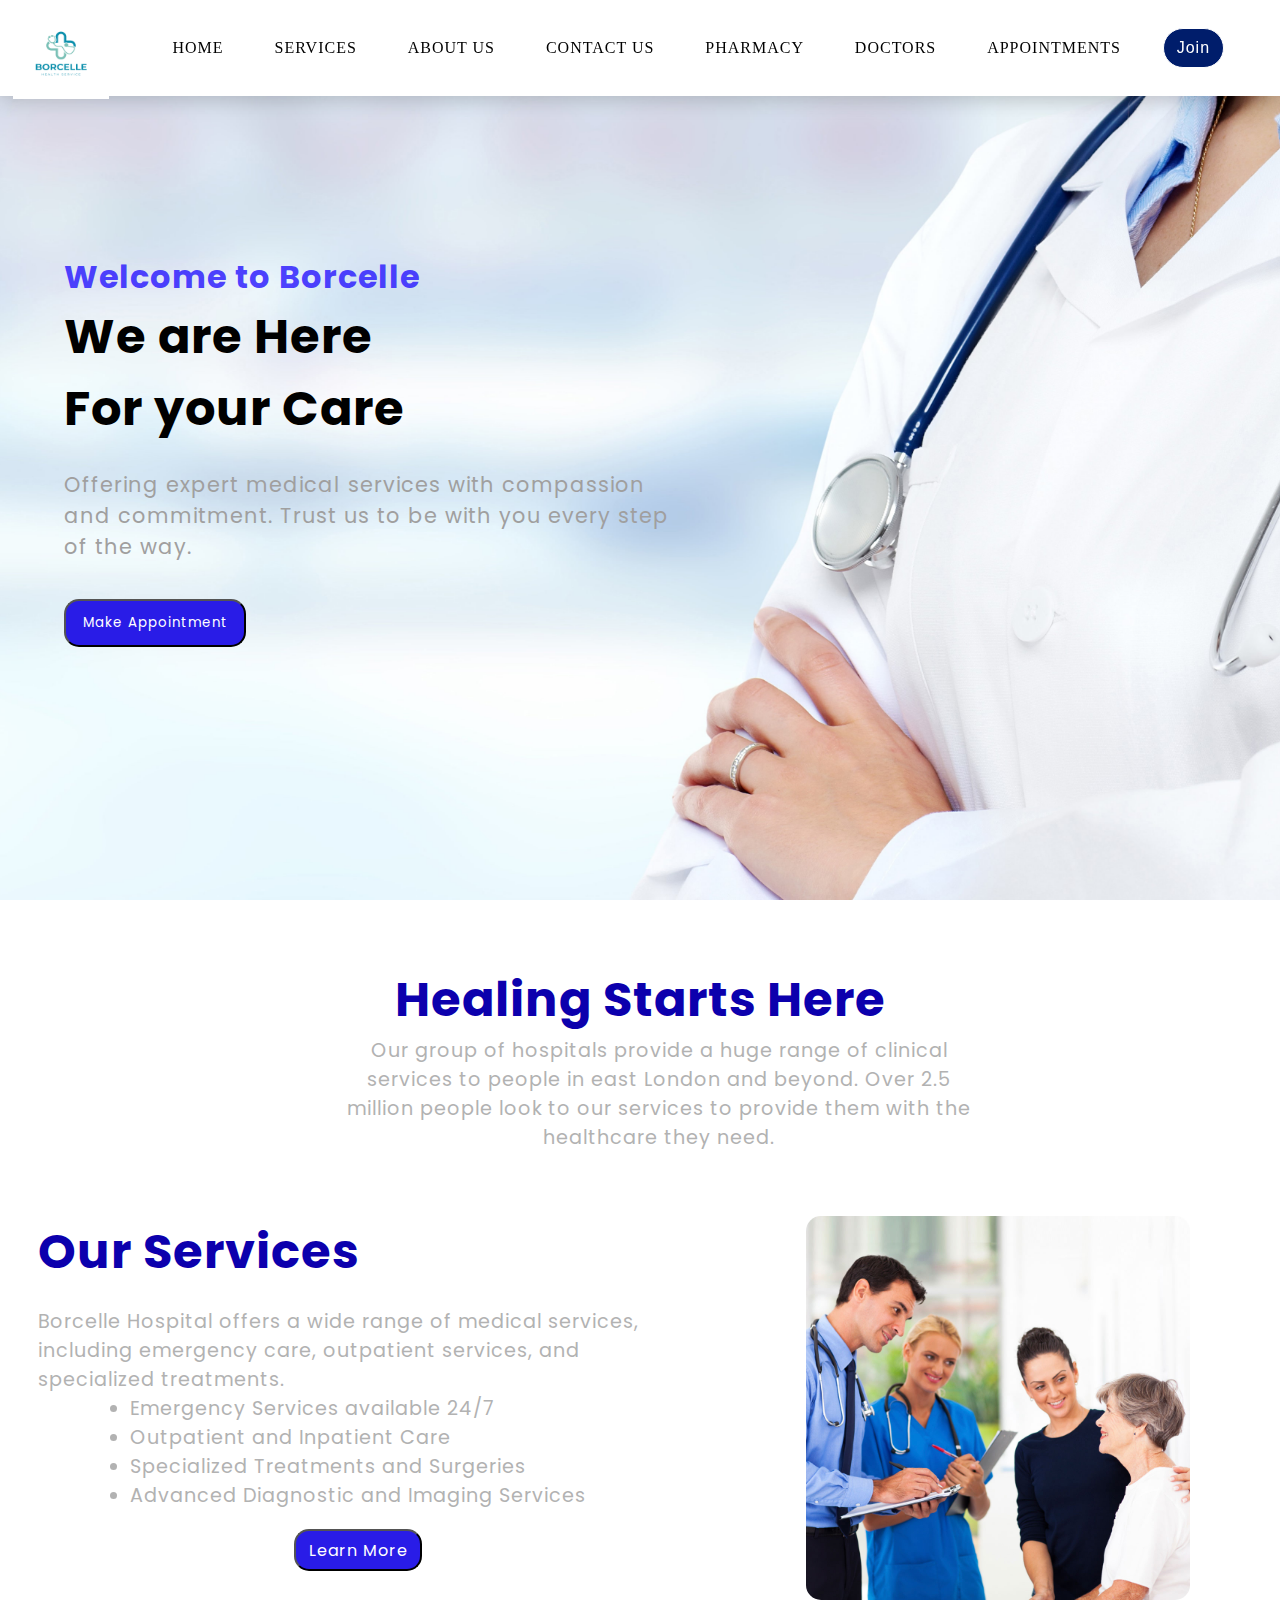
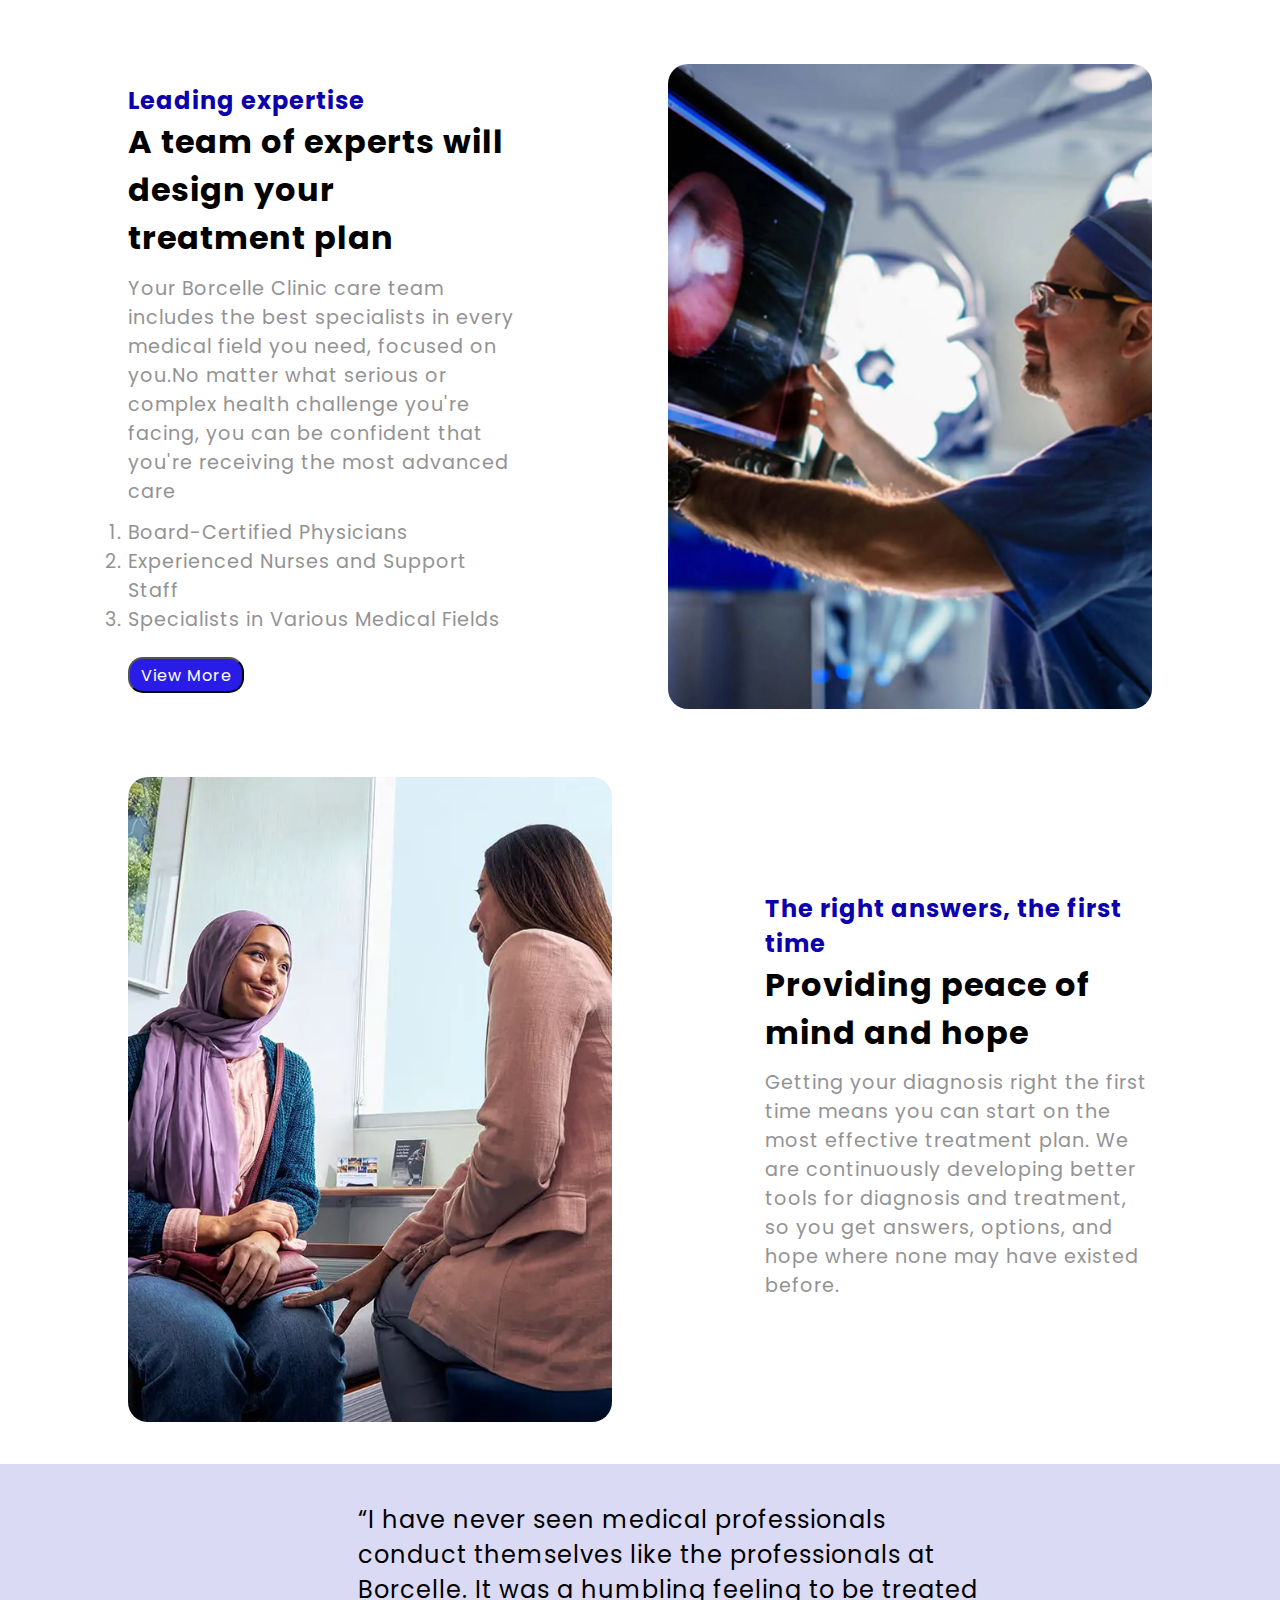
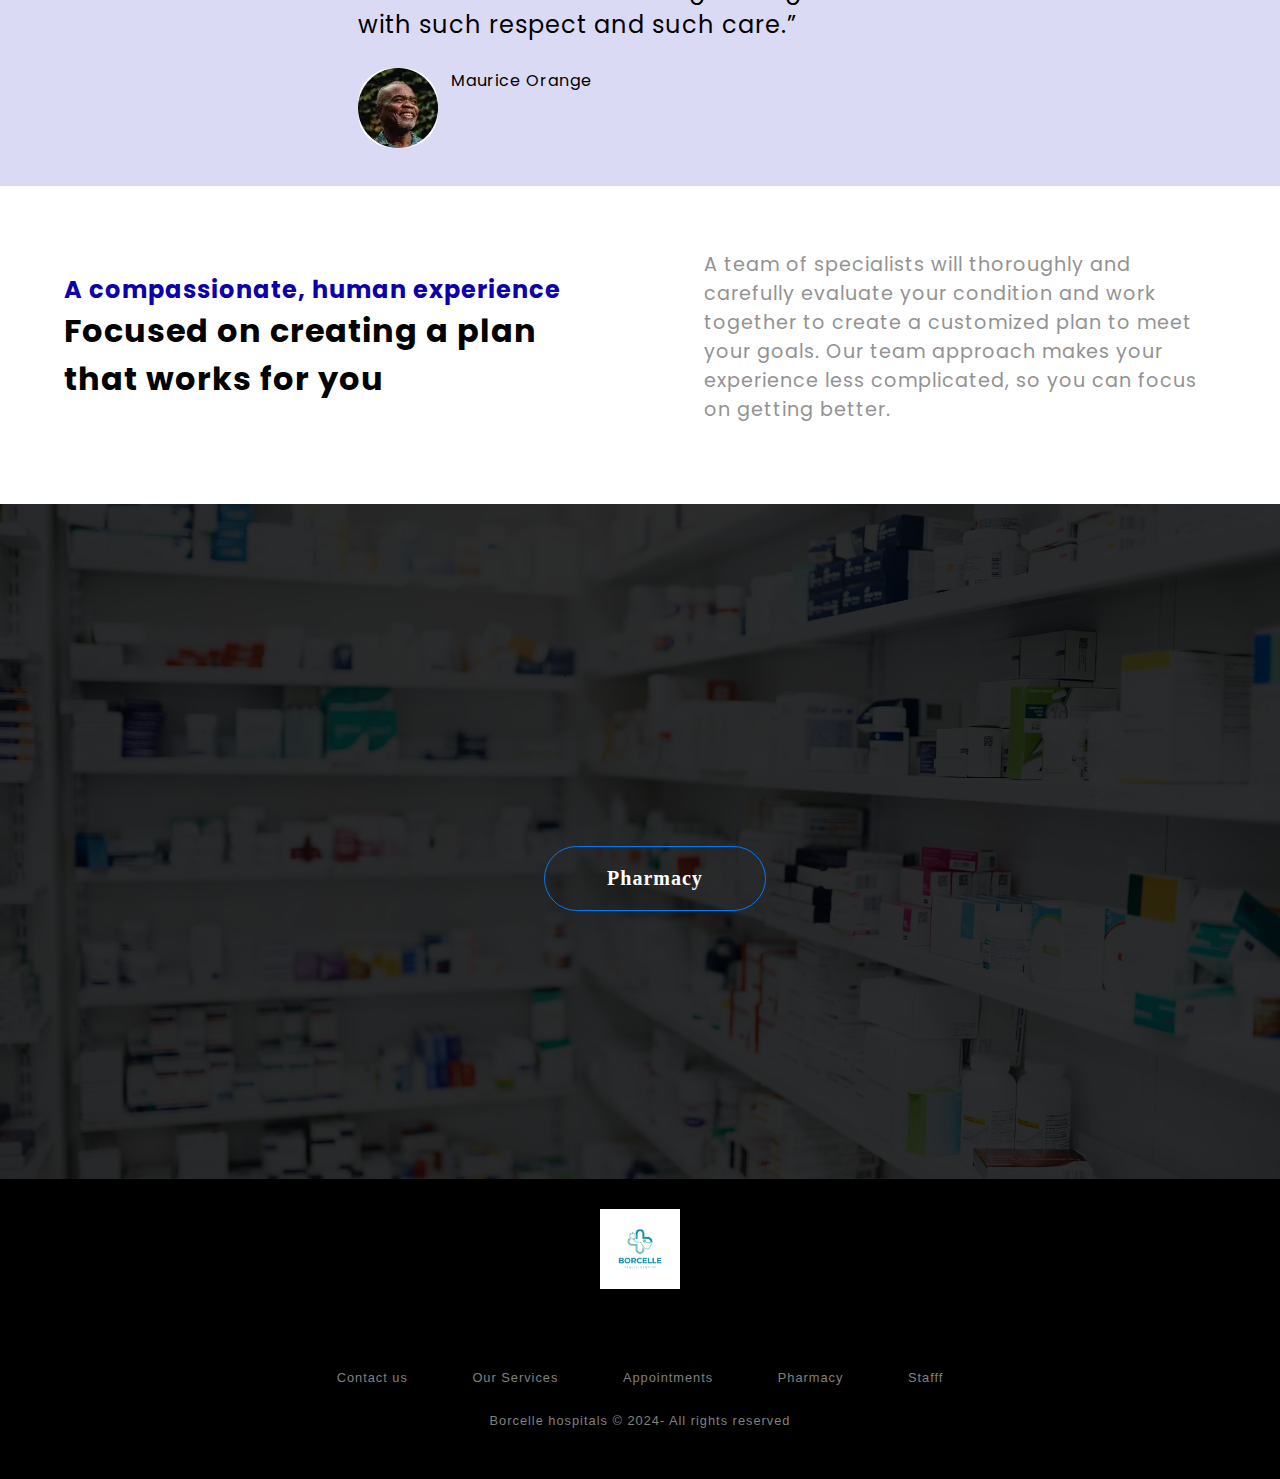
<file: index.html>
<!DOCTYPE html>
<html lang="en">
<head>
    <meta charset="UTF-8">
    <meta name="viewport" content="width=device-width, initial-scale=1.0">
    <title>Borcelle Hospital</title>
    <link rel="stylesheet" href="./styles/styles.css">
    <link rel="apple-touch-icon" sizes="180x180" href="./favicon/apple-touch-icon.png">
    <link rel="icon" type="image/png" sizes="32x32" href="./favicon//favicon-32x32.png">
    <link rel="icon" type="image/png" sizes="16x16" href="./favicon/favicon-16x16.png">
    <link rel="manifest" href="./favicon/site.webmanifest">
    <meta name="msapplication-TileColor" content="#da532c">
    <meta name="theme-color" content="#ffffff">
</head>
<body>
    <nav>
        <div class="logo">
            <img src="./Images/logo.png" alt="Logo Image">
        </div>
        <div class="hamburger">
            <div class="line1"></div>
            <div class="line2"></div>
            <div class="line3"></div>
        </div>
        <ul class="nav-links">
            <li><a href="./index.html">Home</a></li>
            <li><a href="./services.html">Services</a></li>
            <li><a href="./about.html">About Us</a></li>
            <li><a href="./contact.html">Contact Us</a></li>
            <li><a href="./pharmacy.html">Pharmacy</a></li>
            <li><a href="./doctors.html">Doctors</a></li>
            <li><a href="./reservation.html">Appointments</a></li>
            <li><button class="join-button" href="#">Join</button></li>
        </ul>
    </nav>
    
    <div class="hero-header">
        <div class="hero-header-content">
            <h5 id="title">Welcome to Borcelle</h5>
            <h1 class="hero-title">We are Here
            </h1>
            <h1 class="hero-title">For your Care</h1>
            <p id="hero-text">Offering expert medical services with compassion and commitment. Trust us to be with you every step of the way.</p>

            <button id="appointmentBtn">Make Appointment</button>
        </div>
    </div>


    <div class="services-sector">
        <h1 class="service-title">Healing Starts Here</h1>
        <p class="service-text">Our group of hospitals provide a huge range of clinical services to people in east London and beyond. Over 2.5 million people look to our services to provide them with the healthcare they need.</p>
    </div>

    <div class="our-services">
        <div class="service-text">
            <h1 class="our-service-title"> Our Services</h1>
            <p>Borcelle Hospital offers a wide range of medical services, including emergency care, outpatient services, and specialized treatments.</p> <!-- Bullet Point List -->
        <ul>
            <li>Emergency Services available 24/7</li>
            <li>Outpatient and Inpatient Care</li>
            <li>Specialized Treatments and Surgeries</li>
            <li>Advanced Diagnostic and Imaging Services</li>
        </ul>
        <button class="learnMoreBtn"> <a href="./services.html">Learn More</a></button>
        </div>
        <div class="serive-image">
            <img src="./Images/service.jpg" alt="Image of doctor consulting patient">
        </div>
    </div>

    <div class="expertise">
        <div class="expertise-container">
            <div class="expertise-text">
                <h4>Leading expertise</h4>
                <h2>A team of experts will design your treatment plan</h2>
                <p>Your Borcelle Clinic care team includes the best specialists in every medical field you need, focused on you.No matter what serious or complex health challenge you're facing, you can be confident that you're receiving the most advanced care </p>
                <ol>
                    <li>Board-Certified Physicians</li>
                    <li>Experienced Nurses and Support Staff</li>
                    <li>Specialists in Various Medical Fields</li>
                </ol>
                <button id="viewMore"> <a href="./services.html">View More</a></button>
            </div>
            <div class="expertise-image">
                <img src="./Images/expertise.webp" alt="">
            </div>
        </div>
    </div>

    <div class="expertise">
        <div class="expertise-container">
            <div class="expertise-image">
                <img src="./Images/providingpeace.webp" alt="">
            </div>
            <div class="expertise-text">
                <h4>The right answers, the first time</h4>
                <h2>Providing peace of mind and hope</h2>
                <p>Getting your diagnosis right the first time means you can start on the most effective treatment plan. We are continuously developing better tools for diagnosis and treatment, so you get answers, options, and hope where none may have existed before.</p>

            </div>

        </div>
    </div>

    <div class="customer-Review">
        <div class="review-container">
            <p>“I have never seen medical professionals conduct themselves like the professionals at Borcelle. It was a humbling feeling to be treated with such respect and such care.”</p>
        </div>
        <div class="customer-image">
            <img src="./Images/maurice_orange.webp" alt="">
            <p>Maurice Orange</p>
        </div>
    </div>

    <div class="expertise">
        <div class="expertise-text">
            <h4>A compassionate, human experience</h4>
            <h2>Focused on creating a plan that works for you</h2>
        </div>
        <div class="expertise-text">
            <p>A team of specialists will thoroughly and carefully evaluate your condition and work together to create a customized plan to meet your goals. Our team approach makes your experience less complicated, so you can focus on getting better.</p>
        </div>
    </div>

    <section class="home">
        <section class="content">
            <h4 class="animation">Get Your all Medical Needs</h4>
            <a href="./pharmacy.html" class="btn">Pharmacy</a>
        </section>
    </section>




    <footer>
        <div class="footer">
            <img src="./Images/logo.png" alt="">
        <div class="row">
        <a href="#"><i class="fa fa-facebook"></i></a>
        <a href="#"><i class="fa fa-instagram"></i></a>
        <a href="#"><i class="fa fa-youtube"></i></a>
        <a href="#"><i class="fa fa-twitter"></i></a>
        </div>
        
        <div class="row">
        <ul>
        <li><a href="./contact.html">Contact us</a></li>
        <li><a href="./services.html">Our Services</a></li>
        <li><a href="./reservation.html">Appointments</a></li>
        <li><a href="./pharmacy.html">Pharmacy</a></li>
        <li><a href="./doctors.html">Stafff</a></li>
        </ul>
        </div>
        
        <div class="row">
        Borcelle hospitals © 2024- All rights reserved
        </div>
        </div>
    </footer>
        
        

</body>
<script src="./script.js"></script>
</html>
</file>
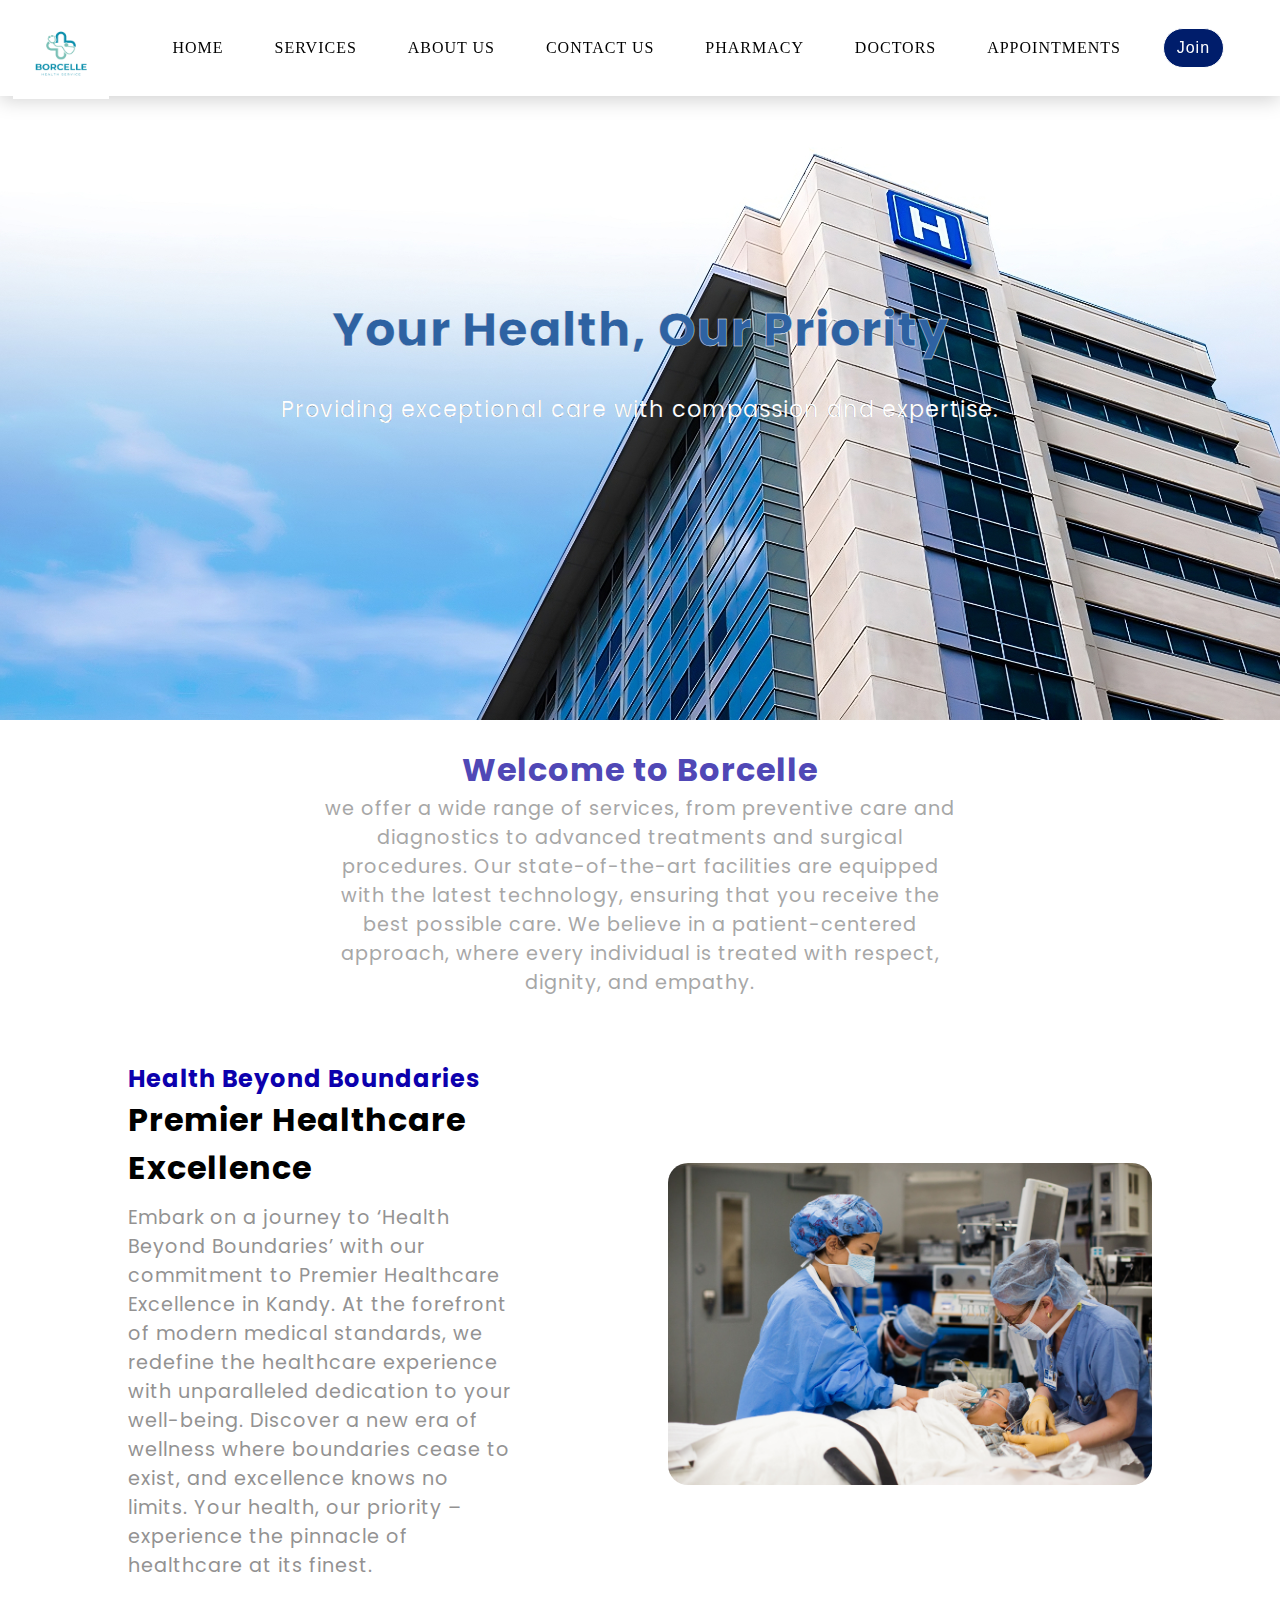
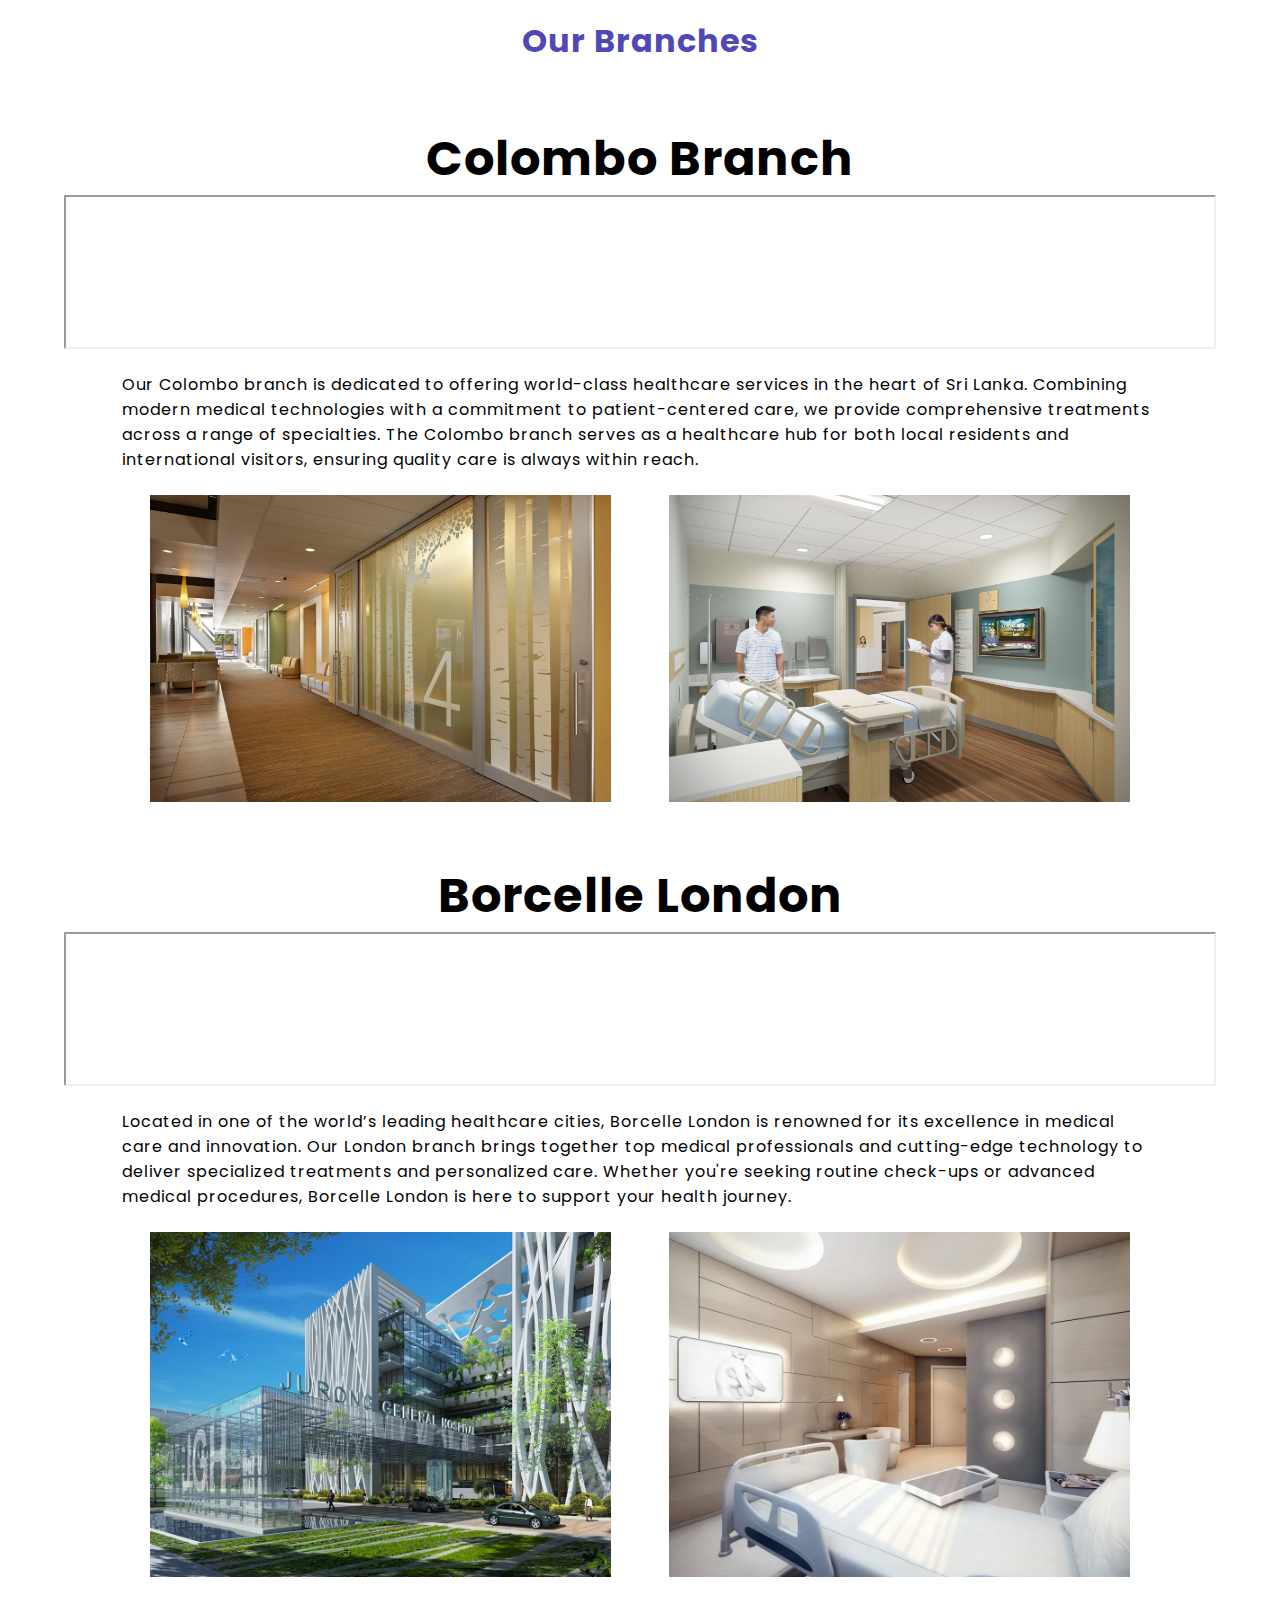
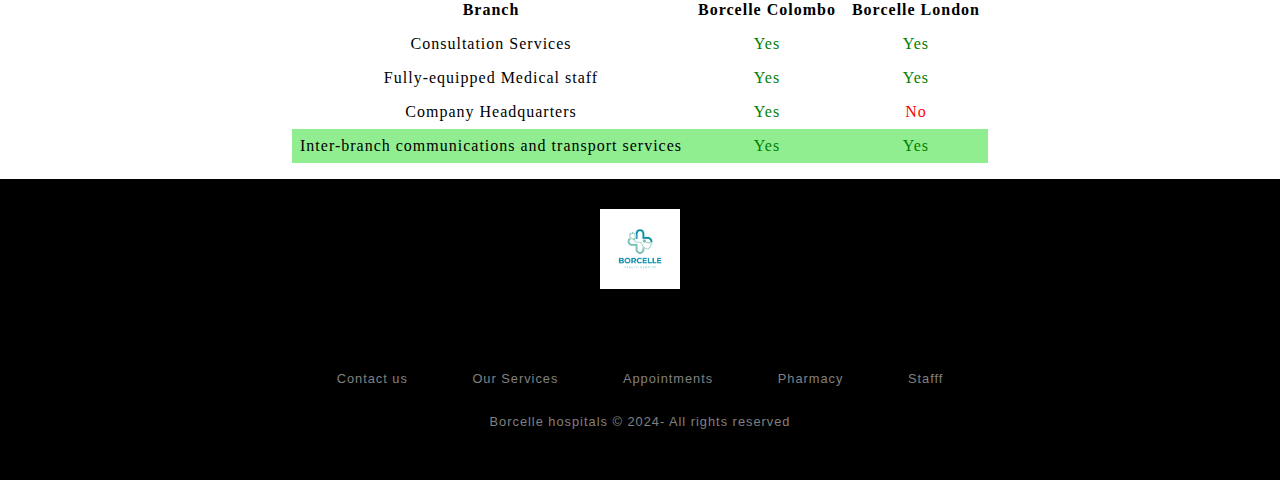
<file: about.html>
<!DOCTYPE html>
<html lang="en">
<head>
    <meta charset="UTF-8">
    <meta name="viewport" content="width=device-width, initial-scale=1.0">
    <title>Borcelle Hospitals</title>
    <link rel="stylesheet" href="./styles/styles.css">
    <link rel="stylesheet" href="./styles/about.css">
    <link rel="apple-touch-icon" sizes="180x180" href="./favicon/apple-touch-icon.png">
    <link rel="icon" type="image/png" sizes="32x32" href="./favicon//favicon-32x32.png">
    <link rel="icon" type="image/png" sizes="16x16" href="./favicon/favicon-16x16.png">
    <link rel="manifest" href="./favicon/site.webmanifest">
    <meta name="msapplication-TileColor" content="#da532c">
    <meta name="theme-color" content="#ffffff">
</head>
<body>
    <nav>
        <div class="logo">
            <img src="./Images/logo.png" alt="Logo Image">
        </div>
        <div class="hamburger">
            <div class="line1"></div>
            <div class="line2"></div>
            <div class="line3"></div>
        </div>
        <ul class="nav-links">
            <li><a href="./index.html">Home</a></li>
            <li><a href="./services.html">Services</a></li>
            <li><a href="./about.html">About Us</a></li>
            <li><a href="./contact.html">Contact Us</a></li>
            <li><a href="./pharmacy.html">Pharmacy</a></li>
            <li><a href="./doctors.html">Doctors</a></li>
            <li><a href="./reservation.html">Appointments</a></li>
            <li><button class="join-button" href="#">Join</button></li>
        </ul>
    </nav>

    <div class="about-hero-header">
        <div class="about-hero-header-content">
            <h1 class="hero-title">Your Health, Our Priority</h1>
            <p id="about-hero-text">Providing exceptional care with compassion and expertise. </p>
        </div>
    </div>

    <div class="about-main-text">
        <h4>Welcome to Borcelle</h4>
        <p>we offer a wide range of services, from preventive care and diagnostics to advanced treatments and surgical procedures. Our state-of-the-art facilities are equipped with the latest technology, ensuring that you receive the best possible care. We believe in a patient-centered approach, where every individual is treated with respect, dignity, and empathy.</p>
    </div>

    <div class="expertise">
        <div class="expertise-container">
            <div class="expertise-text">
                <h4>Health Beyond Boundaries
                </h4>
                <h2>Premier Healthcare Excellence</h2>
                <p>Embark on a journey to ‘Health Beyond Boundaries’ with our commitment to Premier Healthcare Excellence in Kandy. At the forefront of modern medical standards, we redefine the healthcare experience with unparalleled dedication to your well-being. Discover a new era of wellness where boundaries cease to exist, and excellence knows no limits. Your health, our priority – experience the pinnacle of healthcare at its finest.</p>
            </div>
            <div class="expertise-image">
                <img src="./Images/aboutus.jpg" alt="">
            </div>
        </div>
    </div>
    
    <div class="branches">
        <h1>Our Branches</h1>
    </div>
    <div class="branches-section">
        <div class="branches-container">
            <div class="branch-card">
                <div class="branch-name">
                    <h1>Colombo Branch</h1>
                </div>
                <div class="branch-map">
                    <iframe src="https://www.google.com/maps/embed?pb=!1m18!1m12!1m3!1d63371.81536310977!2d79.81500565289788!3d6.921836877837569!2m3!1f0!2f0!3f0!3m2!1i1024!2i768!4f13.1!3m3!1m2!1s0x3ae253d10f7a7003%3A0x320b2e4d32d3838d!2sColombo!5e0!3m2!1sen!2slk!4v1724061359302!5m2!1sen!2slk" allowfullscreen="" loading="lazy" referrerpolicy="no-referrer-when-downgrade"></iframe>

                </div>
                <div class="branch-description">
                    <p>Our Colombo branch is dedicated to offering world-class healthcare services in the heart of Sri Lanka. Combining modern medical technologies with a commitment to patient-centered care, we provide comprehensive treatments across a range of specialties. The Colombo branch serves as a healthcare hub for both local residents and international visitors, ensuring quality care is always within reach.</p>
                </div>
                <div class="branch-images">
                    <img src="./Images/colombo.webp" alt="">
                    <img src="./Images/colombo2.jpg" alt="">

                </div>
            </div>

            <div class="branch-card">
                <div class="branch-name">
                    <h1>Borcelle London</h1>
                </div>
                <div class="branch-map">
                    <iframe src="https://www.google.com/maps/embed?pb=!1m18!1m12!1m3!1d158858.5851966824!2d-0.2664051595240117!3d51.52852620095036!2m3!1f0!2f0!3f0!3m2!1i1024!2i768!4f13.1!3m3!1m2!1s0x47d8a00baf21de75%3A0x52963a5addd52a99!2sLondon%2C%20UK!5e0!3m2!1sen!2slk!4v1724062353848!5m2!1sen!2slk" allowfullscreen="" loading="lazy" referrerpolicy="no-referrer-when-downgrade"></iframe>

                </div>
                <div class="branch-description">
                    <p>Located in one of the world’s leading healthcare cities, Borcelle London is renowned for its excellence in medical care and innovation. Our London branch brings together top medical professionals and cutting-edge technology to deliver specialized treatments and personalized care. Whether you're seeking routine check-ups or advanced medical procedures, Borcelle London is here to support your health journey.</p>
                </div>
                <div class="branch-images">
                    <img src="./Images/london.jpg" alt="london Hospitals">
                    <img src="./Images/london2.webp" alt="london Hospitals">

                </div>
            </div>
        </div>
    </div>

    <section class="responsive service-summary" >
        <section class="responsive-table">
            <table>
                <thead>
                    <tr>
                        <th>Branch</th>
                        <th>Borcelle Colombo</th>
                        <th>Borcelle London</th>
                    </tr>
                </thead>
                <tbody>
                    <tr>
                        <td>Consultation Services</td>
                        <td class="good-indicator">Yes</td>
                        <td class="good-indicator">Yes</td>
                    </tr>
                    <tr>
                        <td>Fully-equipped Medical staff</td>
                        <td class="good-indicator">Yes</td>
                        <td class="good-indicator">Yes</td>
                    </tr>
                    <tr>
                        <td>Company Headquarters</td>
                        <td class="good-indicator">Yes</td>
                        <td class="bad-indicator">No</td>
                    </tr>
                </tbody>
                <tfoot>
                    <tr>
                        <td>Inter-branch communications and transport services</td>
                        <td class="good-indicator">Yes</td>
                        <td class="good-indicator">Yes</td>
                    </tr>
                </tfoot>
            </table>
        </section>
    </section>

    <footer>
        <div class="footer">
            <img src="./Images/logo.png" alt="">
        <div class="row">
        <a href="#"><i class="fa fa-facebook"></i></a>
        <a href="#"><i class="fa fa-instagram"></i></a>
        <a href="#"><i class="fa fa-youtube"></i></a>
        <a href="#"><i class="fa fa-twitter"></i></a>
        </div>
        
        <div class="row">
        <ul>
        <li><a href="./contact.html">Contact us</a></li>
        <li><a href="./services.html">Our Services</a></li>
        <li><a href="./reservation.html">Appointments</a></li>
        <li><a href="./pharmacy.html">Pharmacy</a></li>
        <li><a href="./doctors.html">Stafff</a></li>
        </ul>
        </div>
        
        <div class="row">
        Borcelle hospitals © 2024- All rights reserved
        </div>
        </div>
    </footer>
</body>
<script src="./script.js"></script>
</html>
</file>
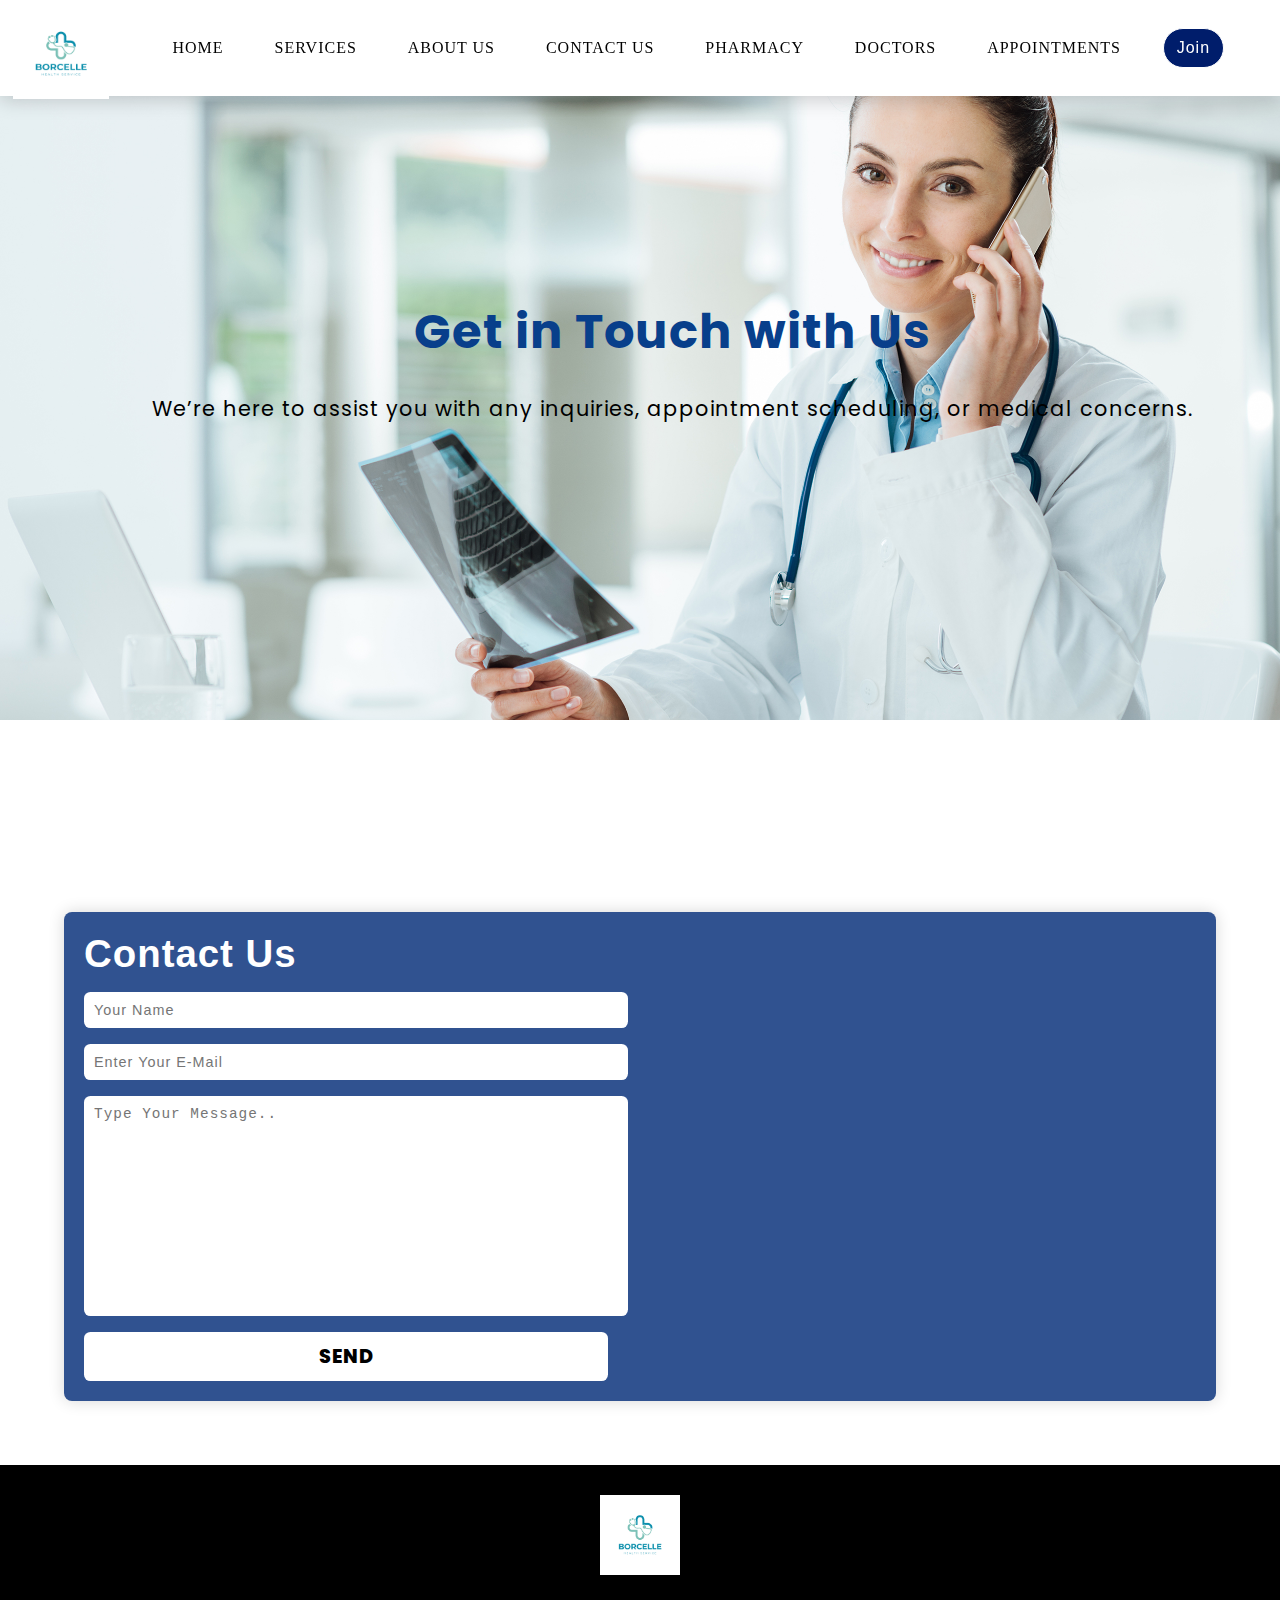
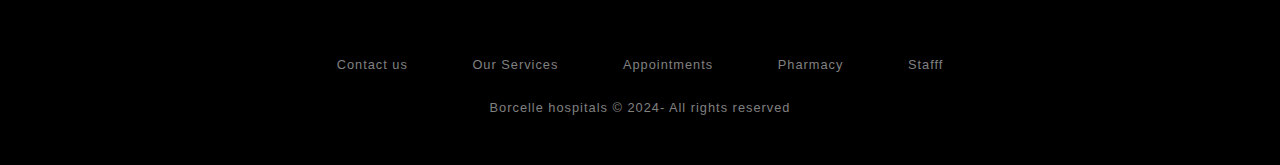
<file: contact.html>
<!DOCTYPE html>
<html lang="en">
<head>
    <meta charset="UTF-8">
    <meta name="viewport" content="width=device-width, initial-scale=1.0">
    <title>Borcelle Hospitals</title>
    <link rel="stylesheet" href="./styles/styles.css">
    <link rel="stylesheet" href="./styles/contact.css">
    <link rel="apple-touch-icon" sizes="180x180" href="./favicon/apple-touch-icon.png">
    <link rel="icon" type="image/png" sizes="32x32" href="./favicon//favicon-32x32.png">
    <link rel="icon" type="image/png" sizes="16x16" href="./favicon/favicon-16x16.png">
    <link rel="manifest" href="./favicon/site.webmanifest">
    <meta name="msapplication-TileColor" content="#da532c">
    <meta name="theme-color" content="#ffffff">
</head>
<body>
    <nav>
        <div class="logo">
            <img src="./Images/logo.png" alt="Logo Image">
        </div>
        <div class="hamburger">
            <div class="line1"></div>
            <div class="line2"></div>
            <div class="line3"></div>
        </div>
        <ul class="nav-links">
            <li><a href="./index.html">Home</a></li>
            <li><a href="./services.html">Services</a></li>
            <li><a href="./about.html">About Us</a></li>
            <li><a href="./contact.html">Contact Us</a></li>
            <li><a href="./pharmacy.html">Pharmacy</a></li>
            <li><a href="./doctors.html">Doctors</a></li>
            <li><a href="./reservation.html">Appointments</a></li>
            <li><button class="join-button" href="#">Join</button></li>
        </ul>
    </nav>

    <div class="contact-hero-header">
        <div class="contact-hero-header-content">
            <h1 class="hero-title">Get in Touch with Us</h1>
            <p id="contact-hero-text">We’re here to assist you with any inquiries, appointment scheduling, or medical concerns.</p>
        </div>
    </div>

    <!--Contact-->
    <section>
        <section class="contact">
            <section class="contact-container">
                <section class="form-container">
                    <h3>Contact Us</h3>
                    <form action="" class="contact-form">
                        <input type="text" placeholder="Your Name" required>
                        <input type="email" name="" id="" placeholder="Enter Your E-Mail" required>
                        <textarea name="" id="" cols="30" rows="10" placeholder="Type Your Message.." required></textarea>
                        <input type="submit" value="Send" class="send-button">
    
                    </form>
                </section>
                <section class="contact-map">
                    <iframe src="https://www.google.com/maps/embed?pb=!1m18!1m12!1m3!1d112122.28570663193!2d-81.52210790273439!3d28.5751245!2m3!1f0!2f0!3f0!3m2!1i1024!2i768!4f13.1!3m3!1m2!1s0x88e77a9bb5ceec91%3A0x242b355582ac8db9!2sAdventHealth%20Orlando!5e0!3m2!1sen!2slk!4v1723994438920!5m2!1sen!2slk"style="border:0;" allowfullscreen="" loading="lazy" referrerpolicy="no-referrer-when-downgrade"></iframe>
                </section>
            </section>
        </section>
    </section>

    <footer>
        <div class="footer">
            <img src="./Images/logo.png" alt="">
        <div class="row">
        <a href="#"><i class="fa fa-facebook"></i></a>
        <a href="#"><i class="fa fa-instagram"></i></a>
        <a href="#"><i class="fa fa-youtube"></i></a>
        <a href="#"><i class="fa fa-twitter"></i></a>
        </div>
        
        <div class="row">
        <ul>
        <li><a href="./contact.html">Contact us</a></li>
        <li><a href="./services.html">Our Services</a></li>
        <li><a href="./reservation.html">Appointments</a></li>
        <li><a href="./pharmacy.html">Pharmacy</a></li>
        <li><a href="./doctors.html">Stafff</a></li>
        </ul>
        </div>
        
        <div class="row">
        Borcelle hospitals © 2024- All rights reserved
        </div>
        </div>
        </footer>
</body>
<script src="./script.js"></script>
</html>
</file>
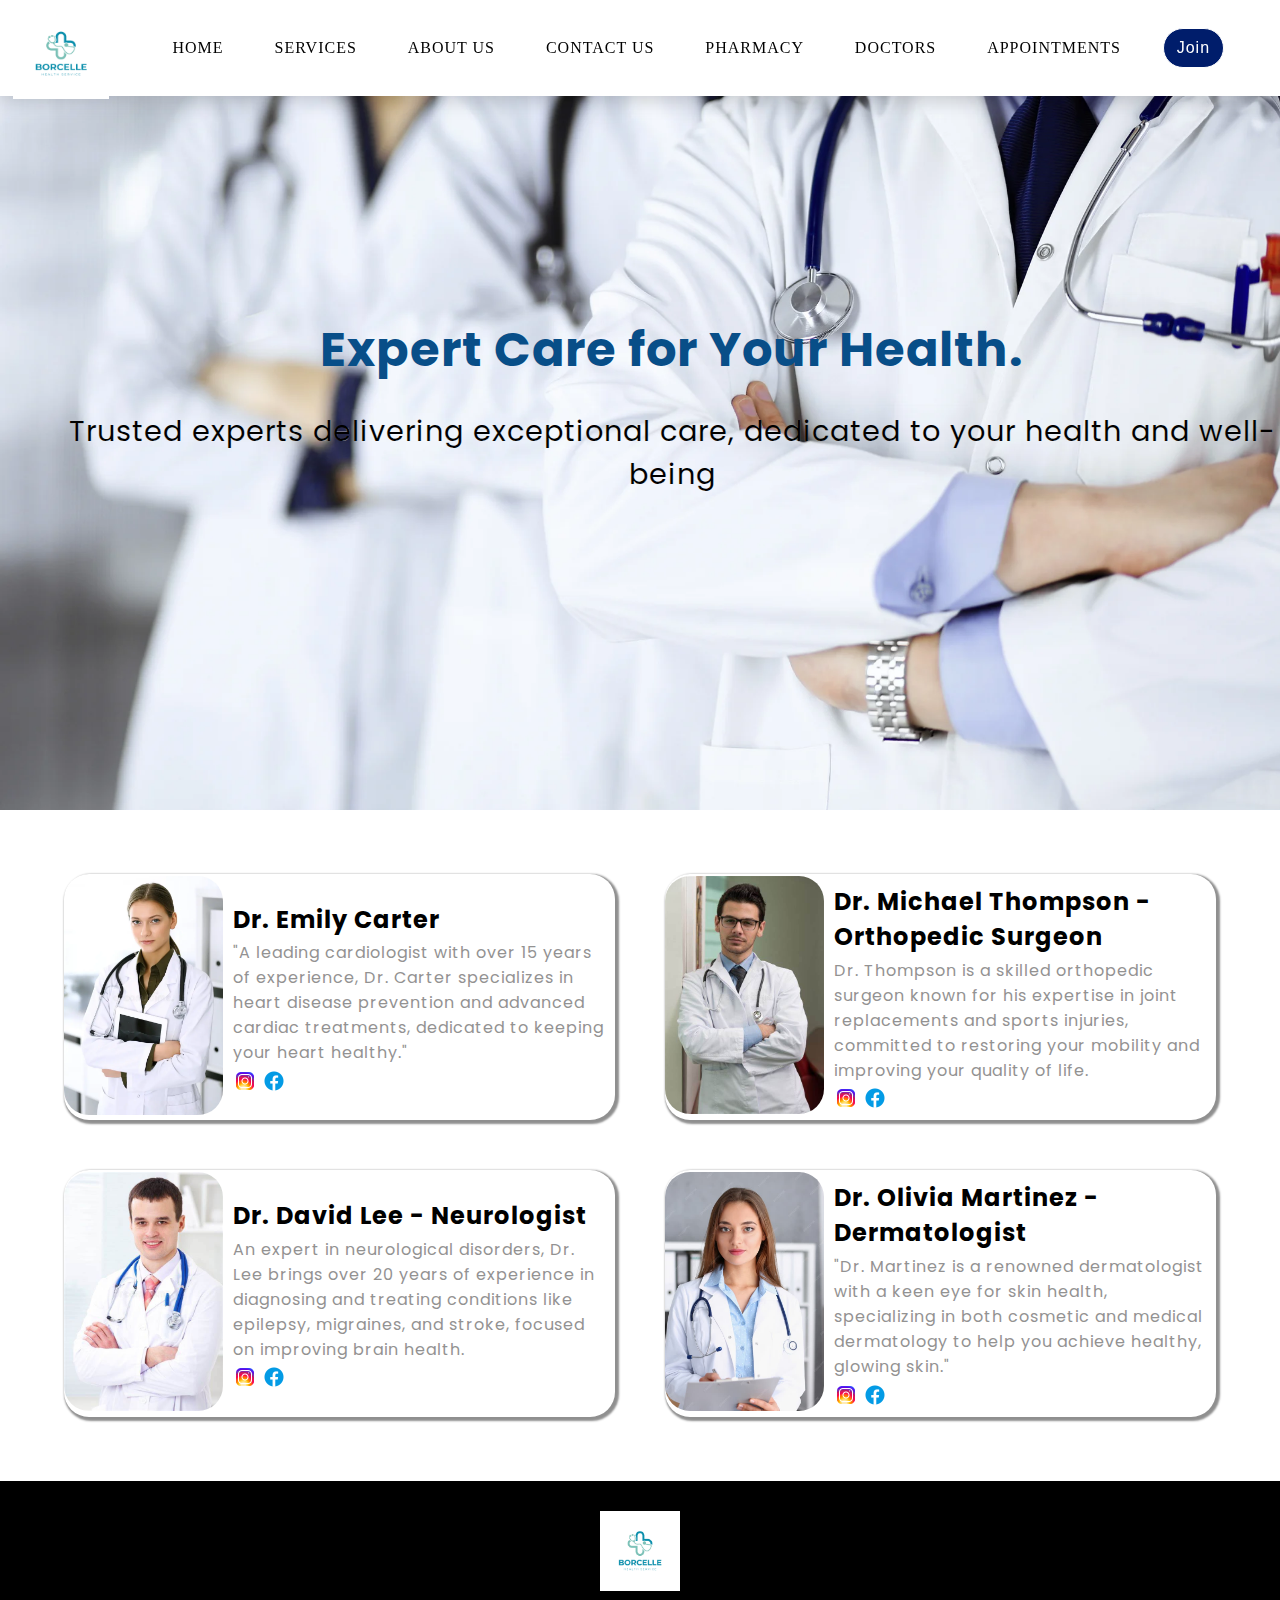
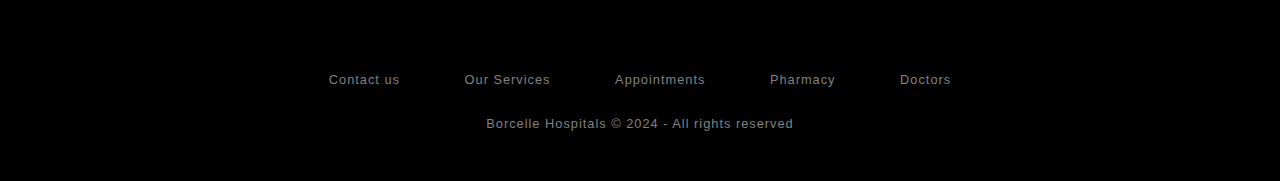
<file: doctors.html>
<!DOCTYPE html>
<html lang="en">
<head>
    <meta charset="UTF-8">
    <meta name="viewport" content="width=device-width, initial-scale=1.0">
    <title>Borcelle Hospitals</title>
    <link rel="stylesheet" href="./styles/styles.css">
    <link rel="stylesheet" href="./styles/doctors.css">
    <link rel="apple-touch-icon" sizes="180x180" href="./favicon/apple-touch-icon.png">
    <link rel="icon" type="image/png" sizes="32x32" href="./favicon//favicon-32x32.png">
    <link rel="icon" type="image/png" sizes="16x16" href="./favicon/favicon-16x16.png">
    <link rel="manifest" href="./favicon/site.webmanifest">
    <meta name="msapplication-TileColor" content="#da532c">
    <meta name="theme-color" content="#ffffff">
</head>
<body>
    <nav>
        <div class="logo">
            <img src="./Images/logo.png" alt="Logo Image">
        </div>
        <div class="hamburger">
            <div class="line1"></div>
            <div class="line2"></div>
            <div class="line3"></div>
        </div>
        <ul class="nav-links">
            <li><a href="./index.html">Home</a></li>
            <li><a href="./services.html">Services</a></li>
            <li><a href="./about.html">About Us</a></li>
            <li><a href="./contact.html">Contact Us</a></li>
            <li><a href="./pharmacy.html">Pharmacy</a></li>
            <li><a href="./doctors.html">Doctors</a></li>
            <li><a href="./reservation.html">Appointments</a></li>
            <li><button class="join-button" href="#">Join</button></li>
        </ul>
    </nav>

    <div class="doctors-hero-header">
        <div class="doctors-hero-header-content">
            <h1 class="doctors-hero-title">Expert Care for Your Health.</h1>
            <p id="doctors-hero-text">Trusted experts delivering exceptional care, dedicated to your health and well-being</p>
        </div>
    </div>

    <div class="doctors-grid">
        <div class="card">
            <div class="cardimage">
                <img src="./Images/emily.webp" alt="Emily">
            </div>
            <div class="card-text">
                <h2>Dr. Emily Carter</h2>
                <p>"A leading cardiologist with over 15 years of experience, Dr. Carter specializes in heart disease prevention and advanced cardiac treatments, dedicated to keeping your heart healthy."</p>
                <div class="icons">
                    <img src="./Images/icons8-instagram-48.png" alt="">
                    <img src="./Images/icons8-facebook-48.png" alt="">
                </div>
            </div>
        </div>

        <div class="card">
            <div class="cardimage">
                <img src="./Images/john.jpg" alt="John">
            </div>
            <div class="card-text">
                <h2>Dr. Michael Thompson - Orthopedic Surgeon</h2>
                <p>Dr. Thompson is a skilled orthopedic surgeon known for his expertise in joint replacements and sports injuries, committed to restoring your mobility and improving your quality of life.</p>
                <div class="icons">
                    <img src="./Images/icons8-instagram-48.png" alt="">
                    <img src="./Images/icons8-facebook-48.png" alt="">
                </div>
            </div>
        </div>

        <div class="card">
            <div class="cardimage">
                <img src="./Images/lee.jpg" alt="Lee">
            </div>
            <div class="card-text">
                <h2>Dr. David Lee - Neurologist</h2>
                <p>An expert in neurological disorders, Dr. Lee brings over 20 years of experience in diagnosing and treating conditions like epilepsy, migraines, and stroke, focused on improving brain health.</p>
                <div class="icons">
                    <img src="./Images/icons8-instagram-48.png" alt="">
                    <img src="./Images/icons8-facebook-48.png" alt="">
                </div>
            </div>
        </div>

        <div class="card">
            <div class="cardimage">
                <img src="./Images/olivia.jpg" alt="olivia">
            </div>
            <div class="card-text">
                <h2>Dr. Olivia Martinez - Dermatologist</h2>
                <p>"Dr. Martinez is a renowned dermatologist with a keen eye for skin health, specializing in both cosmetic and medical dermatology to help you achieve healthy, glowing skin."</p>
                <div class="icons">
                    <img src="./Images/icons8-instagram-48.png" alt="">
                    <img src="./Images/icons8-facebook-48.png" alt="">
                </div>
            </div>
        </div>
    </div>

    <footer>
        <div class="footer">
            <img src="./Images/logo.png" alt="">
            <div class="row">
                <a href="#"><i class="fa fa-facebook"></i></a>
                <a href="#"><i class="fa fa-instagram"></i></a>
                <a href="#"><i class="fa fa-youtube"></i></a>
                <a href="#"><i class="fa fa-twitter"></i></a>
            </div>
            <div class="row">
                <ul>
                    <li><a href="./contact.html">Contact us</a></li>
                    <li><a href="./services.html">Our Services</a></li>
                    <li><a href="./reservation.html">Appointments</a></li>
                    <li><a href="./pharmacy.html">Pharmacy</a></li>
                    <li><a href="./doctors.html">Doctors</a></li>
                </ul>
            </div>
            <div class="row">
                Borcelle Hospitals © 2024 - All rights reserved
            </div>
        </div>
    </footer>
</body>
<script src="./script.js"></script>
</html>
</file>
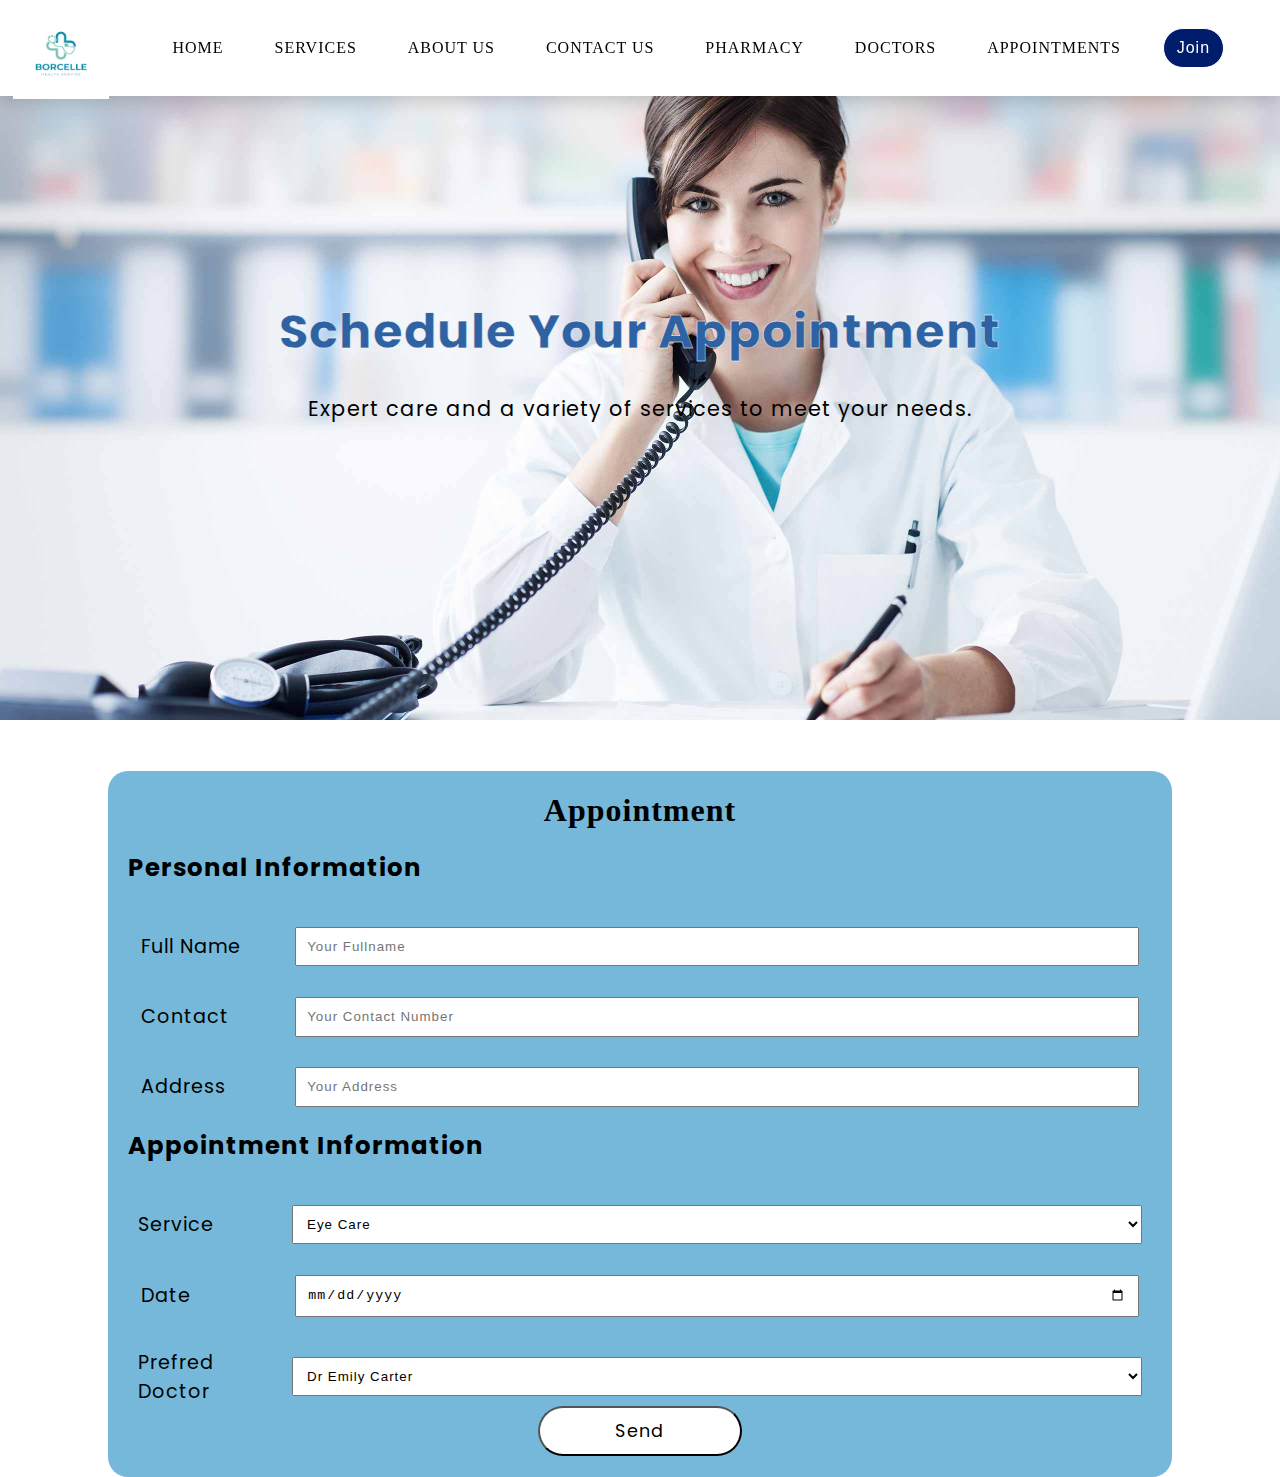
<file: reservation.html>
<!DOCTYPE html>
<html lang="en">
<head>
    <meta charset="UTF-8">
    <meta name="viewport" content="width=device-width, initial-scale=1.0">
    <title>Borcelle Hospitals</title>
    <link rel="stylesheet" href="./styles/styles.css">
    <link rel="stylesheet" href="./styles/reserve.css">
    <link rel="apple-touch-icon" sizes="180x180" href="./favicon/apple-touch-icon.png">
    <link rel="icon" type="image/png" sizes="32x32" href="./favicon//favicon-32x32.png">
    <link rel="icon" type="image/png" sizes="16x16" href="./favicon/favicon-16x16.png">
    <link rel="manifest" href="./favicon/site.webmanifest">
    <meta name="msapplication-TileColor" content="#da532c">
    <meta name="theme-color" content="#ffffff">
</head>
<body>
    <nav>
        <div class="logo">
            <img src="./Images/logo.png" alt="Logo Image">
        </div>
        <div class="hamburger">
            <div class="line1"></div>
            <div class="line2"></div>
            <div class="line3"></div>
        </div>
        <ul class="nav-links">
            <li><a href="./index.html">Home</a></li>
            <li><a href="./services.html">Services</a></li>
            <li><a href="./about.html">About Us</a></li>
            <li><a href="./contact.html">Contact Us</a></li>
            <li><a href="./pharmacy.html">Pharmacy</a></li>
            <li><a href="./doctors.html">Doctors</a></li>
            <li><a href="./reservation.html">Appointments</a></li>
            <li><button class="join-button" href="#">Join</button></li>
        </ul>
    </nav>

    <div class="reserve-hero-header">
        <div class="reserve-hero-header-content">
            <h1 class="hero-title">Schedule Your Appointment</h1>
            <p id="reserve-hero-text">Expert care and a variety of services to meet your needs.</p>
        </div>
    </div>

    <div class="form-container">
        <div class="appointment-container">
            <form action="#" class="appointment">
                <h1>Appointment</h1>
                <div class="title-section">
                    <h3>Personal Information</h3>
                </div>
                <div class="appointment-input">
                    <label for="fullname">Full Name</label>
                    <input type="text" id="fullname" name="fullname" required placeholder="Your Fullname">
                </div>
                <div class="appointment-input">
                    <label for="number">Contact</label>
                    <input type="number" id="number" name="number" required placeholder="Your Contact Number">
                </div>
                <div class="appointment-input">
                    <label for="address">Address</label>
                    <input type="address" id="adress" name="address" required placeholder="Your Address">
                </div>

                <div class="title-section">
                    <h3>Appointment Information</h3>
                </div>
                <div class="appointment-input">
                    <label for="reason">Service</label>
                    <select name="reason" id="reason">
                        <option value="eye">Eye Care</option>
                        <option value="dental">Dental Care</option>
                        <option value="doctor">Consult Doctor</option>
                    </select>
                </div>
                <div class="appointment-input">
                    <label for="address">Date</label>
                    <input type="date" id="date" name="date" required placeholder="Your Address">
                </div>
                <div class="appointment-input">
                    <label for="address">Prefred Doctor</label>
                    <select name="reason" id="reason">
                        <option value="eye">Dr Emily Carter</option>
                        <option value="dental">Dr Michael Thompson</option>
                        <option value="doctor">Dr Olivia Martinez</option>
                    </select>
                </div>
                <div class="button-container">
                    <button>Send</button>
                </div>
            </form>
        </div>
        
    </div>
    
</body>
</html>
</file>
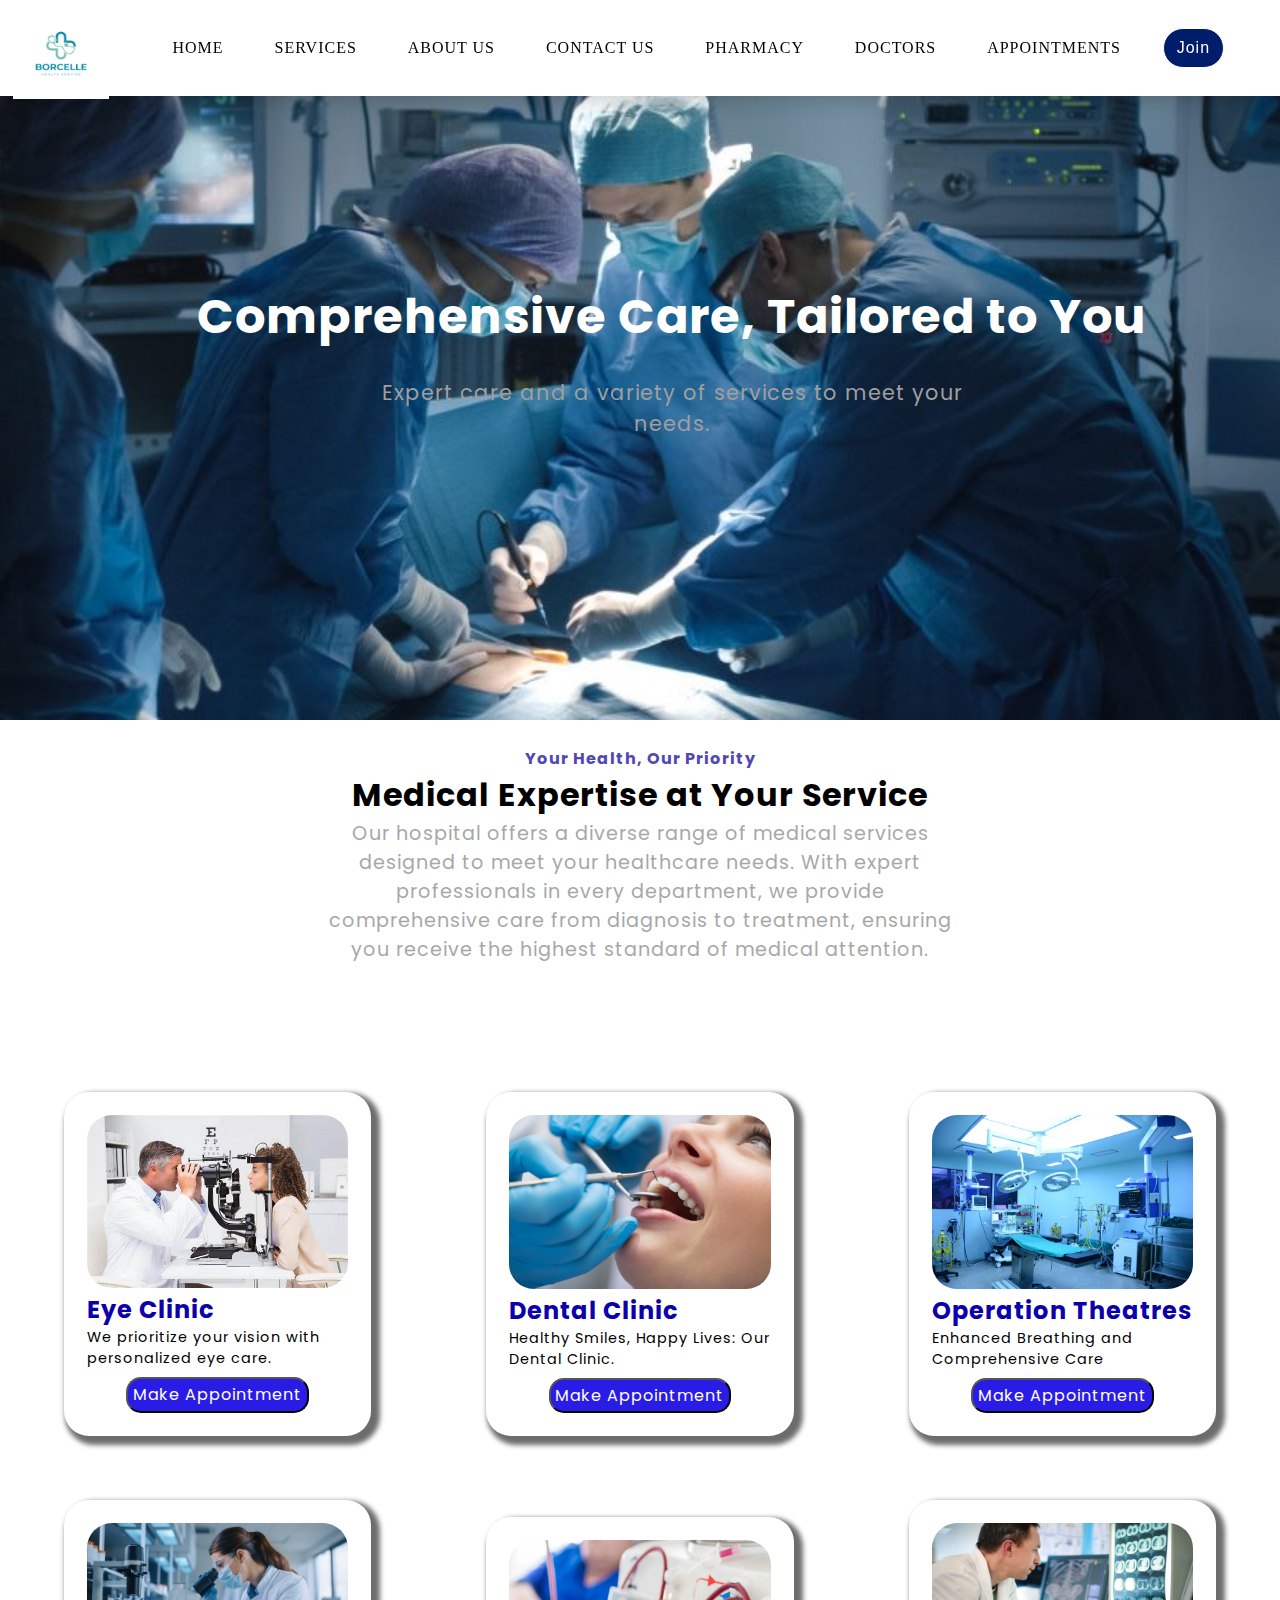
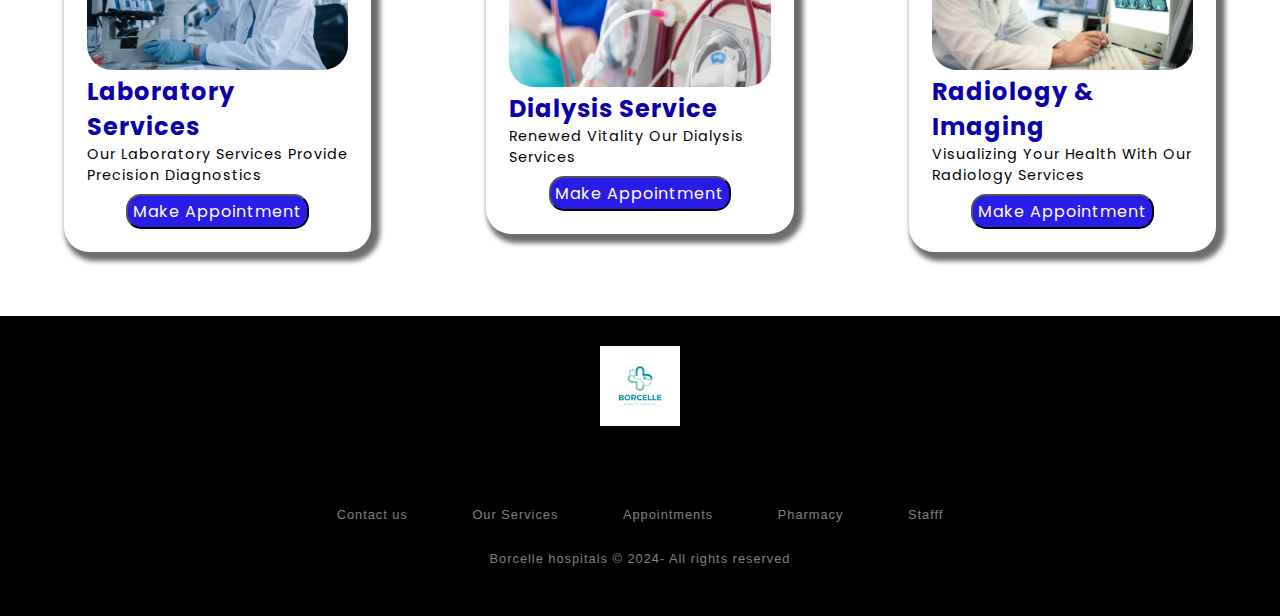
<file: services.html>
<!DOCTYPE html>
<html lang="en">
<head>
    <meta charset="UTF-8">
    <meta name="viewport" content="width=device-width, initial-scale=1.0">
    <title>Borcelle Hospital</title>
    <link rel="stylesheet" href="./styles/styles.css">
    <link rel="stylesheet" href="./styles/services.css">
    <link rel="apple-touch-icon" sizes="180x180" href="./favicon/apple-touch-icon.png">
    <link rel="icon" type="image/png" sizes="32x32" href="./favicon//favicon-32x32.png">
    <link rel="icon" type="image/png" sizes="16x16" href="./favicon/favicon-16x16.png">
    <link rel="manifest" href="./favicon/site.webmanifest">
    <meta name="msapplication-TileColor" content="#da532c">
    <meta name="theme-color" content="#ffffff">
</head>
<body>
    <nav>
        <div class="logo">
            <img src="./Images/logo.png" alt="Logo Image">
        </div>
        <div class="hamburger">
            <div class="line1"></div>
            <div class="line2"></div>
            <div class="line3"></div>
        </div>
        <ul class="nav-links">
            <li><a href="./index.html">Home</a></li>
            <li><a href="./services.html">Services</a></li>
            <li><a href="./about.html">About Us</a></li>
            <li><a href="./contact.html">Contact Us</a></li>
            <li><a href="./pharmacy.html">Pharmacy</a></li>
            <li><a href="./doctors.html">Doctors</a></li>
            <li><a href="./reservation.html">Appointments</a></li>
            <li><button class="join-button" href="#">Join</button></li>
        </ul>
    </nav>

    <div class="services-hero-header">
        <div class="services-hero-header-content">
            <h1 class="hero-title">Comprehensive Care, Tailored to You</h1>
            <p id="hero-text">Expert care and a variety of services to meet your needs.</p>
        </div>
    </div>

    <div class="main-text">
        <h4>Your Health, Our Priority</h4>
        <h2>Medical Expertise at Your Service</h2>
        <p>Our hospital offers a diverse range of medical services designed to meet your healthcare needs. With expert professionals in every department, we provide comprehensive care from diagnosis to treatment, ensuring you receive the highest standard of medical attention.</p>
    </div>

    <div class="services-section">
        <div class="services-container">
            <div class="services-card">
                <div class="service-image">
                    <img src="./Images/eye.jpg" alt="">
                </div>
                <div class="service-title">
                    <h2>Eye Clinic</h2>
                    <p>We prioritize your vision with personalized eye care.</p>
                </div>
                <Button class="reserveBtn"><a href="./reservation.html">Make Appointment</a></Button>
            </div>
            <div class="services-card">
                <div class="service-image">
                    <img src="./Images/dental.jpg" alt="">
                </div>
                <div class="service-title">
                    <h2>Dental Clinic</h2>
                    <p>Healthy Smiles, Happy Lives: Our Dental Clinic.</p>
                </div>
                <Button class="reserveBtn"><a href="./reservation.html">Make Appointment</a></Button>
            </div>

            <div class="services-card">
                <div class="service-image">
                    <img src="./Images/operting.jpg" alt="">
                </div>
                <div class="service-title">
                    <h2>Operation Theatres</h2>
                    <p>Enhanced Breathing and Comprehensive Care</p>
                </div>
                <Button class="reserveBtn"><a href="./reservation.html">Make Appointment</a></Button>
            </div>
        </div>


        <div class="services-container">
            <div class="services-card">
                <div class="service-image">
                    <img src="./Images/lab.jpeg" alt="">
                </div>
                <div class="service-title">
                    <h2>Laboratory Services</h2>
                    <p>Our Laboratory Services Provide Precision Diagnostics</p>
                </div>
                <Button class="reserveBtn"><a href="./reservation.html">Make Appointment</a></Button>
            </div>
            <div class="services-card">
                <div class="service-image">
                    <img src="./Images/dialysis.webp" alt="">
                </div>
                <div class="service-title">
                    <h2>Dialysis Service</h2>
                    <p>Renewed Vitality Our Dialysis Services</p>
                </div>
                <Button class="reserveBtn"><a href="./reservation.html">Make Appointment</a></Button>
            </div>

            <div class="services-card">
                <div class="service-image">
                    <img src="./Images/R.webp" alt="">
                </div>
                <div class="service-title">
                    <h2>Radiology & Imaging</h2>
                    <p>Visualizing Your Health With Our Radiology Services</p>
                </div>
                <Button class="reserveBtn"><a href="./reservation.html">Make Appointment</a></Button>
            </div>
        </div>
    </div>


    <footer>
        <div class="footer">
            <img src="./Images/logo.png" alt="">
        <div class="row">
        <a href="#"><i class="fa fa-facebook"></i></a>
        <a href="#"><i class="fa fa-instagram"></i></a>
        <a href="#"><i class="fa fa-youtube"></i></a>
        <a href="#"><i class="fa fa-twitter"></i></a>
        </div>
        
        <div class="row">
        <ul>
        <li><a href="./contact.html">Contact us</a></li>
        <li><a href="./services.html">Our Services</a></li>
        <li><a href="./reservation.html">Appointments</a></li>
        <li><a href="./pharmacy.html">Pharmacy</a></li>
        <li><a href="./doctors.html">Stafff</a></li>
        </ul>
        </div>
        
        <div class="row">
        Borcelle hospitals © 2024- All rights reserved
        </div>
        </div>
        </footer>
        
        
</body>
<script src="./script.js"></script>
</html>
</file>
<file: styles/styles.css>
@import url('https://fonts.googleapis.com/css2?family=Playpen+Sans:wght@100..800&family=Poppins:ital,wght@0,100;0,200;0,300;0,400;0,500;0,600;0,700;0,800;0,900;1,100;1,200;1,300;1,400;1,500;1,600;1,700;1,800;1,900&display=swap');


:root{
    --mainFont:"Poppins";
    --fontWhite:#ffffff;;
}
*{
    margin: 0;
    padding: 0;
    letter-spacing: 1px;
  }
  body{
    overflow-x: hidden; 
  }
  /*Navigation Bar*/
  
  nav{
    height: 6rem;
    width: 100vw;
    background-color: #ffffff;
    color: #000000;
    box-shadow: 0 3px 20px rgba(0, 0, 0, 0.2);
    display: flex;
    position: fixed;
    z-index: 10;
    
  }
  
  /*Styling logo*/
  .logo{
    padding:1vh 1vw;
    text-align: center;
  }
  .logo img {
    height: 5.6rem;
    width: 6rem;
  }
  
  /*Styling Links*/
  .nav-links{
    display: flex;
    list-style: none; 
    width: 88vw;
    padding: 0 0.7vw;
    justify-content: space-evenly;
    align-items: center;
    text-transform: uppercase;
  }
  .nav-links li a{
    text-decoration: none;
    color: #000;
    margin: 0 0.7vw;
  }
  .nav-links li a:hover {
    color: #000000c1;
  }
  .nav-links li {
    position: relative;
  }
  .nav-links li a::before {
    content: "";
    display: block;
    height: 3px;
    width: 0%;
    background-color: #005580c1;
    position: absolute;
    transition: all ease-in-out 250ms;
    margin: 0 0 0 10%;
  }
  .nav-links li a:hover::before{
    width: 80%;
  }
  
  /*Styling Buttons*/
  .login-button{
    background-color: transparent;
    border: 1.5px solid #f2f5f7;
    border-radius: 2em;
    padding: 0.6rem 0.8rem;
    margin-left: 2vw;
    font-size: 1rem;
    cursor: pointer;
  
  }
  .login-button:hover {
    color: #131418;
    background-color: #f2f5f7;
    border:1.5px solid #000000;
    transition: all ease-in-out 350ms;
  }
  .join-button{
    color: #ffffff;
    background-color: #001d6b;
    border: 1.5px solid #ffffff;
    border-radius: 2em;
    padding: 0.6rem 0.8rem;
    font-size: 1rem;
    cursor: pointer;
  }
  .join-button:hover {
    color: #000000;
    background-color: transparent;
    border:1.5px solid #f2f5f7;
    transition: all ease-in-out 350ms;
  }
  
  /*Styling Hamburger Icon*/
  .hamburger div{
    width: 30px;
    height:3px;
    background: #000000;
    margin: 5px;
    transition: all 0.3s ease;
  }
  .hamburger{
    display: none;
  }
  
  /*Stying for small screens*/
  @media screen and (max-width: 800px){
    nav{
        position: fixed;
        z-index: 3;
    }
    .hamburger{
        display:block;
        position: absolute;
        cursor: pointer;
        right: 5%;
        top: 50%;
        transform: translate(-5%, -50%);
        z-index: 2;
        transition: all 0.7s ease;
    }
    .nav-links{
        position: fixed;
        background: #ffffff;
        height: 100vh;
        width: 100%;
        flex-direction: column;
        clip-path: circle(50px at 90% -20%);
        -webkit-clip-path: circle(50px at 90% -10%);
        transition: all 1s ease-out;
        pointer-events: none;
    }
    .nav-links.open{
        clip-path: circle(1000px at 90% -10%);
        -webkit-clip-path: circle(1000px at 90% -10%);
        pointer-events: all;
    }
    .nav-links li{
        opacity: 0;
    }
    .nav-links li:nth-child(1){
        transition: all 0.5s ease 0.2s;
    }
    .nav-links li:nth-child(2){
        transition: all 0.5s ease 0.4s;
    }
    .nav-links li:nth-child(3){
        transition: all 0.5s ease 0.6s;
    }
    .nav-links li:nth-child(4){
        transition: all 0.5s ease 0.7s;
    }
    .nav-links li:nth-child(5){
        transition: all 0.5s ease 0.8s;
    }
    .nav-links li:nth-child(6){
        transition: all 0.5s ease 0.9s;
        margin: 0;
    }
    .nav-links li:nth-child(7){
        transition: all 0.5s ease 1s;
        margin: 0;
    }
    li.fade{
        opacity: 1;
    }
  }
  /*Animating Hamburger Icon on Click*/
  .toggle .line1{
    transform: rotate(-45deg) translate(-5px,6px);
  }
  .toggle .line2{
    transition: all 0.7s ease;
    width:0;
  }
  .toggle .line3{
    transform: rotate(45deg) translate(-5px,-6px);
  }

/* Hero Header */
.hero-header {
    height: 100vh;
    display: flex;
    align-items: center;
    justify-content: flex-start; /* Aligns content to the left */
    background-image: url("../Images/mainBanner.jpg");
    background-size: cover;
    background-position: center center;
    background-repeat: no-repeat;
    position: relative;
    color: #0c00ad; /* Ensure the text color is visible on the image */
    padding-left: 5%; /* Adds space from the left edge */
}

.hero-header-content {
    position: relative;
    text-align: left; 
    z-index: 1; 
    display: flex;
    flex-direction: column;
    font-family: "Poppins";
    animation: slideInFromLeft 1.5s ease-out;
}


@keyframes slideInFromLeft {
    from {
        opacity: 0;
        transform: translateX(-100%);
    }
    to {
        opacity: 1;
        transform: translateX(0);
    }
}
#title{
    font-size: 2em;
    margin: 0;
    color: #3021fedb;
}
.hero-title {
    font-size: 3em;
    margin: 0;
    color: #000;
}

#hero-text {
    font-size: 1.3em;
    margin-top: 2%;
    color: rgb(160, 159, 159);
    width: 50%;
}

#appointmentBtn{
    width: 15%;
    padding: 1%;
    border-radius: 15px;
    margin-top: 3%;
    background-color: #291ce7;
    color: var(--fontWhite);
    font-family: var(--mainFont);
    transition: ease-in-out 0.5s;
    cursor: pointer;
}

#appointmentBtn:hover{
    transform: scale(1.1);
}

.services-sector{
    margin-top: 5%;
    display: flex;
    align-items: center;
    text-align: center;
    justify-content: center;
    flex-direction: column;
}

.service-title{
    font-family: var(--mainFont);
    color: #0c00ad;
    font-size: 3em;
}

.service-text{
    font-family: var(--mainFont);
    width: 60%;
    color: rgb(178, 178, 178);
    font-size: 1.2em;
}
.our-services{
    display: flex;
    flex-direction: row;
    flex-wrap: wrap;
    width: 100%;
    gap: 10%;
    margin-top: 5%;
}

#viewMore{
    width: 30%;
    padding: 1%;
    border-radius: 15px;
    margin-top: 3%;
    background-color: #291ce7;
    color: var(--fontWhite);
    font-family: var(--mainFont);
    transition: ease-in-out 0.5s;
    cursor: pointer;
}

#viewMore a{
    text-decoration: none;
    color: var(--fontWhite);
    font-family: var(--mainFont);
    font-size: 1.2em; 
}

#viewMore:hover{
    transform: scale(1.1);
}
.learnMoreBtn{
    width: 20%;
    padding: 1%;
    border-radius: 15px;
    margin-top: 3%;
    background-color: #291ce7;
    color: var(--fontWhite);
    font-family: var(--mainFont);
    transition: ease-in-out 0.5s;
    cursor: pointer;
}
.learnMoreBtn a {
    text-decoration: none;
    color: var(--fontWhite);
    font-family: var(--mainFont);
    font-size: 1.2em;
}


.learnMoreBtn:hover{
    transform: scale(1.1);
}
.service-text{
    display: flex;
    flex-direction: column;
    flex-wrap: wrap;
    width: 50%;
  
    align-items: center;
    margin-left: 3%;
}

.serive-image{
    display: flex;
    width: 30%;
   
}
.serive-image img{
    width: 100%;
    border-radius: 15px;
}

.our-service-title{
    align-self: flex-start;
    font-family: var(--mainFont);
    color: #0c00ad;
    font-size: 2.5em;
    padding-bottom: 3%;
}


.expertise{
    display: flex;
    flex-direction: row;
    flex-wrap: wrap;
    gap: 10%;
    width: 100%;
    align-items: center;
    justify-content: center;
    margin-top: 5%;
}
.expertise-container{
    display: flex;
    flex-direction: row;
    width: 80%;
    gap: 15%;
    justify-content: center;
    align-items: center;
}
.expertise-text{
    display: flex;
    flex-direction: column;
    width: 40%;
    gap: 5%;
}

.expertise-text h4{
    font-family: var(--mainFont);
    color: #0c00ad;
    font-size: 1.5em;
}
.expertise-text h2{
    font-family: var(--mainFont);
    color: #000;
    font-size: 2em;
    padding-bottom: 3%;
}
.expertise-text p , ol {
    font-family: var(--mainFont);
    color: rgb(147, 146, 146);
    font-size: 1.2em;
    padding-bottom: 3%;
}

.expertise-image{
    width: 50%;
    
}
.expertise-image img{
    width: 100%;
    border-radius: 20px;
    transition: ease-in-out 0.6s;
}

.expertise-image:hover img{
    transform: scale(1.1);

}

.customer-Review{
    margin-top: 3%;
    padding: 3%;
    display: flex;
    background-color: #dbdaf5;
    width: 100%;
    justify-content: center;
    align-items: center;
    display: flex;
    flex-direction: column;
}

.customer-image{
    display: flex;
    flex-direction: row;
    width: 50%;
    margin-top: 2%;
    justify-content: left;
    align-items: flex-start;
    gap: 2%;
    font-family: var(--mainFont);
}

.customer-image img{
    border-radius: 35px;
}

.review-container{
    width: 50%;
    font-family: var(--mainFont);
    color: #000;
    font-size: 1.5em;
    display: flex;
    flex-direction: column;
}

.resources{
    display: flex;
    flex-direction: row;
    width: 100%;
    justify-content: center;
    align-items: center;
}

.resource-container{
    width: 90%;
    display: flex;
    flex-direction: row;
    gap: 10%;
}

.home{
    width: 100%;
    height:75vh;
    background-image: url("../Images/medicine.jpg");
    background-size: cover;
    background-position: 0px;
    background-color: rgba(0, 0, 0, 0.823);
    background-blend-mode: darken;
    display: flex;
    margin-top: 5%;
    align-items: center;
    justify-content: center;
}

.home .content{
    color: #fff;
    width: 100%;
    display: flex;
    align-items: center;
    justify-content: center;
    flex-direction: column;
    margin-left: 30px;
}
.home h4{
    color: #8faceaec;
    font-size: 4em;
}
.home h1{
    font-size: 1.5em;
    line-height: 200px;
    text-align: center;
    color: #ffffff;
    padding-bottom: 50px;
}
h1.animation, h4.animation {
  display: inline-block;
  animation: slideLeft 1.5s forwards;
  opacity: 0;
  transition-timing-function: cubic-bezier(0.075, 0.82, 0.165, 1);
}


@keyframes slideLeft {
  from {
    opacity: 0;
    transform: translateY(200px);
  } 
  to {
    opacity: 1;
    transform: translateY(0%);
  }
}


.btn{
    text-decoration: none;
    color: #027af9;
    font-weight: 800;
    border: #027af9 1px solid;
    padding: 20px;
    text-align: center;
    color: #fff;
    border-radius: 100px;
    font-size: clamp(20px,1.5vw,50px);
    width: 180px;
    background-color: #ffffff00;
    overflow: hidden;
    cursor: pointer;
    transition: ease-in-out 0.5s;
    animation: appear 0.6s cubic-bezier(.88,.13,.5,.93) forwards;
    
    &:focus {
      outline: none;
    }
    
    &:hover, 
    &:focus {
      background: darken(white, 6);
    }
}

.btn:hover{
    background-color: white;
    color: #0c00ad;
}
@keyframes appear {
  from {
    line-height: 5;
    height: 0;
   
  }
  to {
    line-height: 1;
    height: 5;
    
  }
}


.resource-card .resource-image{
    width: 100%;
}
.resource-card .resource-text{
    width: 100%;
    font-family: var(--mainFont);
    font-size: 1em;
}
.footer{
background:#000;
padding:30px 0px;
font-family: 'Play', sans-serif;
text-align:center;
}

.footer img{
    width: 5rem;
    height: 5rem;
}

.footer .row{
width:100%;
margin:1% 0%;
padding:0.6% 0%;
color:gray;
font-size:0.8em;
}

.footer .row a{
text-decoration:none;
color:gray;
transition:0.5s;
}

.footer .row a:hover{
color:#fff;
}

.footer .row ul{
width:100%;
}

.footer .row ul li{
display:inline-block;
margin:0px 30px;
}

.footer .row a i{
font-size:2em;
margin:0% 1%;
}

@media (max-width:720px){
.footer{
text-align:left;
padding:5%;
}
.footer .row ul li{
display:block;
margin:10px 0px;
text-align:left;
}
.footer .row a i{
margin:0% 3%;
}
}
@media (max-width:760px){
    #appointmentBtn{
        width: 30%;
    }
}

@media (max-width:800px){
    .our-services{
        flex-direction: column;
        justify-content: center;
        align-items: center;
    }
    .service-text{
        width: 75%;
    }
    .serive-image{
        width: 75%;
        padding-top: 2%;
    }
    .learnMoreBtn{
        width: 50%;
    }
    #viewmore{
        width: 50%;
    }
}


@media (max-width:800px){
    .expertise{
        flex-direction: column;
    }
    .expertise-container{
        flex-direction: column;
        width: 100%;
        justify-content: center;
        align-items: center;
    }
    .expertise-text{
        width: 75%;
    }
    .expertise-image{
        width: 75%;
    }
}
</file>
<file: styles/about.css>
@import url('https://fonts.googleapis.com/css2?family=Playpen+Sans:wght@100..800&family=Poppins:ital,wght@0,100;0,200;0,300;0,400;0,500;0,600;0,700;0,800;0,900;1,100;1,200;1,300;1,400;1,500;1,600;1,700;1,800;1,900&display=swap');


:root{
    --mainFont:"Poppins";
    --fontWhite:#ffffff;;
}

/* Hero Header */
.about-hero-header {
    height: 80vh;
    display: flex;
    align-items: center;
    justify-content: flex-start; /* Aligns content to the left */
    background-image: url("../Images/about.jpeg");
    background-size: cover;
    background-position: center center;
    background-repeat: no-repeat;
    position: relative;
    color: #0c00ad; 
    background-color: rgba(255, 255, 255, 0.568);
    background-blend-mode: darken;
    animation: slideLeft 0.5s ease-out;
}

@keyframes slideLeft {
    from {
      opacity: 0;
      transform: translateY(200px);
    } 
    to {
      opacity: 1;
      transform: translateY(0%);
    }
  }
.about-hero-header-content {
    position: relative;
    text-align: center; 
    align-items: center;
    justify-content: center;
    z-index: 1; 
    display: flex;
    flex-direction: column;
    font-family: "Poppins";
    width: 100%;
}

#title{
    font-size: 2em;
    margin: 0;
    color: #3021fedb;
    width: 100%;
}
.hero-title {
    font-size: 3em;
    margin: 0;
    color: #2e62a2;
    width: 100%;
    -webkit-text-stroke: white 0.4px;
}

#about-hero-text {
    font-size: 1.4em;
    margin-top: 2%;
    color: rgb(255, 255, 255);
    width: 100%;
    -webkit-text-stroke: black 0.1px;
}

.about-main-text{
    margin-top: 2%;
    display: flex;
    align-items: center;
    text-align: center;
    justify-content: center;
    flex-direction: column;
    width: 100%;
}

.about-main-text h4{
    font-size: 2em;
    color: #5048b6;
    font-family: var(--mainFont);
}

.about-main-text p {
    width: 50%;
    font-family: var(--mainFont);
    font-size: 1.2em;
    color: rgb(167, 167, 167);
}

@media (max-width:760px){
    .about-main-text p {
        width: 80%;
    }
}

.branches{
    display: flex;
    justify-content: center;
    align-items: center;
    margin-top: 2%;
}
.branches h1{
    font-family: var(--mainFont);
    font-size: 2em;
    color: #5048b6;
}

.expertise{
    display: flex;
    flex-direction: row;
    flex-wrap: wrap;
    gap: 10%;
    width: 100%;
    align-items: center;
    justify-content: center;
    margin-top: 5%;
}
.expertise-container{
    display: flex;
    flex-direction: row;
    width: 80%;
    gap: 15%;
    justify-content: center;
    align-items: center;
}
.expertise-text{
    display: flex;
    flex-direction: column;
    width: 40%;
    gap: 5%;
}

.expertise-text h4{
    font-family: var(--mainFont);
    color: #0c00ad;
    font-size: 1.5em;
}
.expertise-text h2{
    font-family: var(--mainFont);
    color: #000;
    font-size: 2em;
    padding-bottom: 3%;
}
.expertise-text p , ol {
    font-family: var(--mainFont);
    color: rgb(147, 146, 146);
    font-size: 1.2em;
    padding-bottom: 3%;
}

.expertise-image{
    width: 50%;
    
}
.expertise-image img{
    width: 100%;
    border-radius: 20px;
    transition: ease-in-out 0.6s;
}

.expertise-image:hover img{
    transform: scale(1.1);

}
.branches-section{
    display: flex;
    width: 100%;
    justify-content: center;
    align-items: center;
}

.branches-container{
    display: flex;
    flex-direction: column;
    flex-wrap: wrap;
    width: 90%;
    align-items: center;
    justify-content: center;
}

.branch-card{
    display: flex;
    flex-direction: column;
    flex-wrap: wrap;
    width: 100%;
    gap: 2%;
    justify-content: center;
    align-items: center;
    margin-top: 5%;
}

.branch-name{
    display: flex;
    align-items: flex-start;
    justify-content: flex-start;
    font-size: 1.5em;
    font-family: var(--mainFont);
}
.branch-map{
    width: 100%;
    display: flex;
}
.branch-map iframe{
    width: 100%;
}

.branch-description{
    margin-top: 2%;
    display: flex;
    flex-direction: column;
    justify-content: flex-start;
    align-items: flex-start;
    font-family: var(--mainFont);
    font-size: 1em;
    width: 90%;

}

.branch-images{
    display: flex;
    margin-top: 2%;
    flex-direction: row;
    width: 100%;
    justify-content: center;
    align-items: center;
    gap: 5%;
}

.branch-images img{
    width: 40%;
    transition: 0.5s ease-in;
    cursor: pointer;
}

.branch-images img:hover{
    transform: scale(1.02);
}

@media (max-width:760px){
    .branch-images{
        flex-direction: column;
    }
    .branch-images img{
        width: 80%;
        margin-top: 2%;
    }
    .expertise{
        flex-direction: column;
    }
    .expertise-container{
        flex-direction: column;
    }
    .expertise-text{
        width: 80%;
    }
    .expertise-image{
        width: 80%;
    }
}
.responsive service-summary{
    display: flex;
    align-items: center;
    justify-content: center;
}

.responsive-table{
    display: flex;
    justify-content: center;
    align-items: center;
}
section.responsive-table table thead {
    background-color: var(--color-1);
    color: var(--color-1-c);
}

section.service-summary section.responsive-table {
    width: 100%;
    overflow-x: auto;
    margin: 1em 0;
}

section.responsive-table table 
{
    border-collapse: separate;
    border-spacing: 0;
}

section.responsive-table table th,
section.responsive-table table td {
    border: .01em solid var(--color-1-c);
    padding: .5em;
    text-align: center;
}

section.responsive-table table td.bad-indicator {
    color: red;
}

section.responsive-table table td.good-indicator {
    color: green;
}

.map-containter{
    width: 100%;
}

section.responsive-table table tfoot td{
    background-color: lightgreen;
}
</file>
<file: styles/contact.css>
@import url('https://fonts.googleapis.com/css2?family=Playpen+Sans:wght@100..800&family=Poppins:ital,wght@0,100;0,200;0,300;0,400;0,500;0,600;0,700;0,800;0,900;1,100;1,200;1,300;1,400;1,500;1,600;1,700;1,800;1,900&display=swap');


:root{
    --mainFont:"Poppins";
    --fontWhite:#ffffff;;
}


.contact-hero-header{
    height: 80vh;
    display: flex;
    align-items: center;
    justify-content: flex-start; /* Aligns content to the left */
    background-image: url("../Images/contact.jpg");
    background-size: cover;
    background-position: center center;
    background-repeat: no-repeat;
    position: relative;
    color: #0c00ad; /* Ensure the text color is visible on the image */
    padding-left: 5%; 
    animation: slideLeft 0.5s ease-out;
}


@keyframes slideLeft {
    from {
      opacity: 0;
      transform: translateY(200px);
    } 
    to {
      opacity: 1;
      transform: translateY(0%);
    }
  }

.contact-hero-header-content{
    position: relative;
    text-align: center; 
    align-items: center;
    justify-content: center;
    z-index: 1; 
    display: flex;
    flex-direction: column;
    font-family: "Poppins";
    width: 100%;
}

#title{
    font-size: 2em;
    margin: 0;
    color: #3021fedb;
    width: 100%;
}
.hero-title {
    font-size: 3em;
    margin: 0;
    color: #083f8b;
    width: 100%;
}

#contact-hero-text{
    font-size: 1.3em;
    margin-top: 2%;
    color: rgb(0, 0, 0);
    width: 100%;
}

.contact{
    justify-content: center;
    align-items: center;
    display: flex;
    flex-direction: column;
    background: #ffffff;
    padding-top: 15%;
    margin-bottom: 5%;
 
}
.contact-container{
    margin: auto;
    width: 90%;
    display: grid;
    grid-template-columns: repeat(2, 1fr);
    gap: 1.5rem;
    background: rgb(48, 82, 144);
    box-shadow: 0 0 1rem hsla(0 0 0 / 16%);
    border-radius: 0.5rem;
    overflow: hidden;
    font-family: "Open sans",sans-serif;
    font-weight: bolder;
}
.form-container{
    padding: 20px;
}
.form-container h3{
    font-size: clamp(10px,3vw,100px);
    font-weight: 800;
    margin-bottom: 1rem;
    color: #fff;
}
.contact-form{
    display: grid;
    row-gap: 1rem;
}
.contact-form label{
    font-size: clamp(8px,1.5vw,30px);
}
.contact-form input, .contact-form textarea{
    width: 100%;
    border: none;
    outline: none;
    padding: 10px;
    font-size: 0.9rem;
    color: black;
    border-radius: 0.4rem;
}
.contact-form textarea{
    resize: none;
    height: 200px;
}

.contact-form .send-button{
    border: none;
    outline: none;
    background: #ffffff;
    font-family: var(--mainFont);
    color: #000000;
    font-size: clamp(8px,1.5vw,30px);
    font-weight: 800;
    cursor: pointer;
    text-transform: uppercase;
}
.contact-form .send-button:hover{
    text-transform: uppercase;
    background: hsla(209, 100%, 21%, 0.8);
    transition: all .3s ease-out;
    color: white;

}
.contact-map iframe{
    width: 100%;
    height: 100%;

}
/*Contact page responsive*/
@media (max-width:964px){
    .contact{
        padding-top: 20%;
    }
    .contact-container{
        margin: 0 auto;
        width: 90%;
    }
}
@media (max-width:700px){
    .contact{
        padding-top: 20%;
    }
    .contact-container{
        grid-template-columns: 1fr;
        gap: 1rem;
    }
    .contact-map iframe{
        height: 400px;
    }  
}
@media (max-width:650px){
    .contact{
        padding-top: 30%;
    }
}
</file>
<file: styles/doctors.css>
:root {
    --mainFont: "Poppins";
    --fontWhite: #ffffff;
}

/* Hero Header */
.doctors-hero-header {
    height: 90vh;
    display: flex;
    align-items: center;
    justify-content: flex-start;
    background-image: url("../Images/docots.webp");
    background-size: cover;
    background-position: center center;
    background-repeat: no-repeat;
    position: relative;
    color: #0c00ad;
    padding-left: 5%;
    animation: slideLeft 0.5s ease-out;
}


@keyframes slideLeft {
    from {
      opacity: 0;
      transform: translateY(200px);
    } 
    to {
      opacity: 1;
      transform: translateY(0%);
    }
  }

.doctors-hero-header-content {
    position: relative;
    text-align: center;
    align-items: center;
    justify-content: center;
    z-index: 1;
    display: flex;
    flex-direction: column;
    font-family: "Poppins";
    width: 100%;
}

.doctors-hero-title {
    font-size: 3em;
    margin: 0;
    color: #084e88;
    width: 100%;
}

#doctors-hero-text {
    font-size: 1.8em;
    margin-top: 2%;
    -webkit-text-stroke: #ffffff 0.1px;
    color: rgb(0, 0, 0);
    width: 100%;
}

/* Doctors Section */
.doctors-grid {
    display: grid;
    grid-template-columns: repeat(auto-fill, minmax(430px, 1fr));
    gap: 50px;
    width: 90%;
    margin: 5% auto;
}

.card {
    display: flex;
    flex-direction: row;
    align-items: center;
    border-radius: 25px;
    box-shadow: 2px 2px 2px 2px rgba(0, 0, 0, 0.44);
    overflow: hidden;
    transition: 0.5s ease-in;
    cursor: pointer;
}

.cardimage {
    width: 30%;
}

.cardimage img {
    width: 100%;
    height: auto;
    border-radius: 25px;
}

.card-text {
    display: flex;
    flex-direction: column;
    padding: 10px;
    width: 70%;
}

.card-text h2 {
    font-family: var(--mainFont);
    color: #000;
    font-size: 1.5em;
    padding-bottom: 1%;
}

.card-text p {
    font-family: var(--mainFont);
    color: rgb(147, 146, 146);
    font-size: 1em;
    padding-bottom: 1%;
}

.card-text .icons {
    display: flex;
    gap: 5px;
}

.icons img {
    width: 24px;
    height: 24px;
    transition: 0.5s ease-in-out;
    cursor: pointer;
}

.icons img:hover {
    transform: scale(1.1);
}


.card:hover{
    transform: scale(1.08);
}

@media (max-width:600px){
    .doctors-grid {
        grid-template-columns: 1fr;
        width: 95%;
    }
}
</file>
<file: styles/reserve.css>
@import url('https://fonts.googleapis.com/css2?family=Playpen+Sans:wght@100..800&family=Poppins:ital,wght@0,100;0,200;0,300;0,400;0,500;0,600;0,700;0,800;0,900;1,100;1,200;1,300;1,400;1,500;1,600;1,700;1,800;1,900&display=swap');


:root{
    --mainFont:"Poppins";
    --fontWhite:#ffffff;;
}

/* Hero Header */
.reserve-hero-header {
    height: 80vh;
    display: flex;
    align-items: center;
    justify-content: flex-start; /* Aligns content to the left */
    background-image: url("../Images/appointment.jpg");
    background-size: cover;
    background-position: center center;
    background-repeat: no-repeat;
    position: relative;
    color: #0c00ad; 
    background-color: rgba(255, 255, 255, 0.568);
    background-blend-mode: darken;
    animation: sideLeft 0.5s ease-out;
}


@keyframes slideLeft {
    from {
      opacity: 0;
      transform: translateY(200px);
    } 
    to {
      opacity: 1;
      transform: translateY(0%);
    }
  }

.reserve-hero-header-content {
    position: relative;
    text-align: center; 
    align-items: center;
    justify-content: center;
    z-index: 1; 
    display: flex;
    flex-direction: column;
    font-family: "Poppins";
    width: 100%;
}

#title{
    font-size: 2em;
    margin: 0;
    color: #3021fedb;
    width: 100%;
}
.hero-title {
    font-size: 3em;
    margin: 0;
    color: #2e62a2;
    width: 100%;
    -webkit-text-stroke: white 0.4px;
}

#reserve-hero-text {
    font-size: 1.3em;
    margin-top: 2%;
    color: rgb(0, 0, 0);
    width: 100%;
}

.form-container{
    display: flex;
    justify-content: center;
    align-items: center;
    width: 100%;
    flex-direction: column;
    gap: 5%;
}

.appointment-container{
    width: 80%;
    display: flex;
    flex-direction: column;
    justify-content: center;
    align-items: center;

}

.appointment{
    width: 100%;
    display: flex;
    flex-direction: column;
    flex-wrap: wrap;
    justify-content: center;
    align-items: center;
    background: #75b8d9;
    margin-top: 5%;
    padding: 2%;
    border-radius: 20px;
}
.appointment-input{
    width: 100%;
    gap: 5%;
    display: flex;
    flex-direction: row;
    justify-content: center;
    align-items: center;
    margin-top: 3%;
}

.appointment-input label{
    font-family: var(--mainFont);
    font-size: 1.2em;
    width: 10%;
}

.appointment-input input{
    padding: 1%;
    width: 80%;
}

.appointment select{
    padding: 1%;
    width: 83%;

}
.title-section{
    display: flex;
    justify-content: flex-start;
    align-items: flex-start;
    width: 100%; 
    font-size: 1.3em;
    font-family: var(--mainFont);
    margin-bottom: 10px; 
    margin-top: 2%;
}

@media (max-width:760px){
    .appointment-input{
        flex-direction: column;
    }
    .appointment-input label{
        width: 80%;
    }
}

.button-container{
    display: flex;
    justify-content: center;
    align-items: center;
    width: 100%;
  

}

.button-container button{
    font-family: var(--mainFont);
    padding: 1%;
    justify-content: center;
    align-items: center;
    width: 20%;
    border-radius: 25px;
    background-color: white;
    font-size: 1.1em;
    cursor: pointer;
    transition: 0.5s ease-in;
}

.button-container button:hover{
    transform: scale(1.1);
    background-color: #0c00ad;
    color: white;
}
</file>
<file: styles/services.css>
@import url('https://fonts.googleapis.com/css2?family=Playpen+Sans:wght@100..800&family=Poppins:ital,wght@0,100;0,200;0,300;0,400;0,500;0,600;0,700;0,800;0,900;1,100;1,200;1,300;1,400;1,500;1,600;1,700;1,800;1,900&display=swap');


:root{
    --mainFont:"Poppins";
    --fontWhite:#ffffff;;
}

/* Hero Header */
.services-hero-header {
    height: 80vh;
    display: flex;
    align-items: center;
    justify-content: flex-start; /* Aligns content to the left */
    background-image: url("../Images/operation.jpg");
    background-size: cover;
    background-position: center center;
    background-repeat: no-repeat;
    position: relative;
    color: #0c00ad; /* Ensure the text color is visible on the image */
    padding-left: 5%;
    animation: slideLeft 0.5s ease-out;
}


@keyframes slideLeft {
    from {
      opacity: 0;
      transform: translateY(200px);
    } 
    to {
      opacity: 1;
      transform: translateY(0%);
    }
  }

.services-hero-header-content {
    position: relative;
    text-align: center; 
    align-items: center;
    justify-content: center;
    z-index: 1; 
    display: flex;
    flex-direction: column;
    font-family: "Poppins";
    width: 100%;
}

#title{
    font-size: 2em;
    margin: 0;
    color: #3021fedb;
    width: 100%;
}
.hero-title {
    font-size: 3em;
    margin: 0;
    color: #ffffff;
    width: 100%;
}

#services-hero-text {
    font-size: 1.3em;
    margin-top: 2%;
    color: rgb(160, 159, 159);
    width: 100%;
}

#appointmentBtn{
    width: 15%;
    padding: 1%;
    border-radius: 15px;
    margin-top: 3%;
    background-color: #291ce7;
    color: var(--fontWhite);
    font-family: var(--mainFont);
    transition: ease-in-out 0.5s;
    cursor: pointer;
}

#appointmentBtn:hover{
    transform: scale(1.1);
}
.main-text h4{
    font-size: 1em;
    color: #5048b6;
    font-family: var(--mainFont);
}
.main-text{
    margin-top: 2%;
    display: flex;
    align-items: center;
    text-align: center;
    justify-content: center;
    flex-direction: column;
}

@media (max-width:760px){
    .main-text{
        width: 100%;
        justify-content: center;
        align-items: center;
    }
    .main-text p{
        font-size: 0.8em;
        width: 80%;
    }

}
.main-text h2{
    font-size: 2em;
    color: #000000;
    font-family: var(--mainFont);
}

.main-text p {
    width: 50%;
    font-family: var(--mainFont);
    font-size: 1.2em;
    color: rgb(167, 167, 167);
}

.services-section{
    display: flex;
    flex-direction: row;
    flex-wrap: wrap;
    width: 100%;
    margin-top: 5%;
    justify-content: center;
    align-items: center;
    margin-bottom: 5%;
}

.services-container{
    display: flex;
    flex-direction: row;
    width: 90%;
    margin-top: 5%;
    gap: 10%;
    justify-content: center;
    align-items: center;
}

.services-card{
    display: flex;
    flex-direction: column;
    width: 80%;
    padding: 2%;
    justify-content: center;
    align-items: center;
    border-radius: 25px;
    transition: 0.5s ease-in;
    box-shadow: 5px 5px 5px 4px rgba(0, 0, 0, 0.577);
}
.services-card:hover{
    transform: scale(1.05);
    box-shadow: 10px 10px 15px 7px rgba(0, 0, 0, 0.6); 
}
.services-card:hover .service-image img{
   transform: scale(1.03);
}

.service-image{
    width: 100%;
}
.service-image img{
    width: 100%;
    border-radius: 25px;
    transition: 0.5s ease-in;
}
.service-title{
    width: 100%;
    display: flex;
    flex-direction: column;
    justify-content: center;
    align-items: flex-start;
}

.service-title h2{
    font-size: 0.5em;
    font-family: var(--mainFont);
    align-items: flex-start;
    justify-content: left;
}

.service-title p {
    color: #000000;
    font-family: var(--mainFont);
    font-size: 0.3em;
}
.reserveBtn{
    width: 70%;
    padding: 1.2%;
    border-radius: 15px;
    margin-top: 3%;
    justify-content: left;
    align-items: flex-start;
    background-color: #291ce7;
    color: var(--fontWhite);
    font-family: var(--mainFont);
    transition: ease-in-out 0.5s;
    cursor: pointer;
}

.reserveBtn a{
    text-decoration: none;
    color: var(--fontWhite);
    font-family: var(--mainFont);
    font-size: 1.2em; 
}
.reserveBtn:hover{
    transform: scale(1.1);
}

@media (max-width:800px){
    .services-container{
        flex-direction: column;
        justify-content: center;
        align-items: center;
    }
    .services-section{
        flex-direction: column;
        justify-content: center;
        align-items: center;
    }

    .services-card{
        width: 80%;
        margin-top: 5%;
    }
}
</file>
